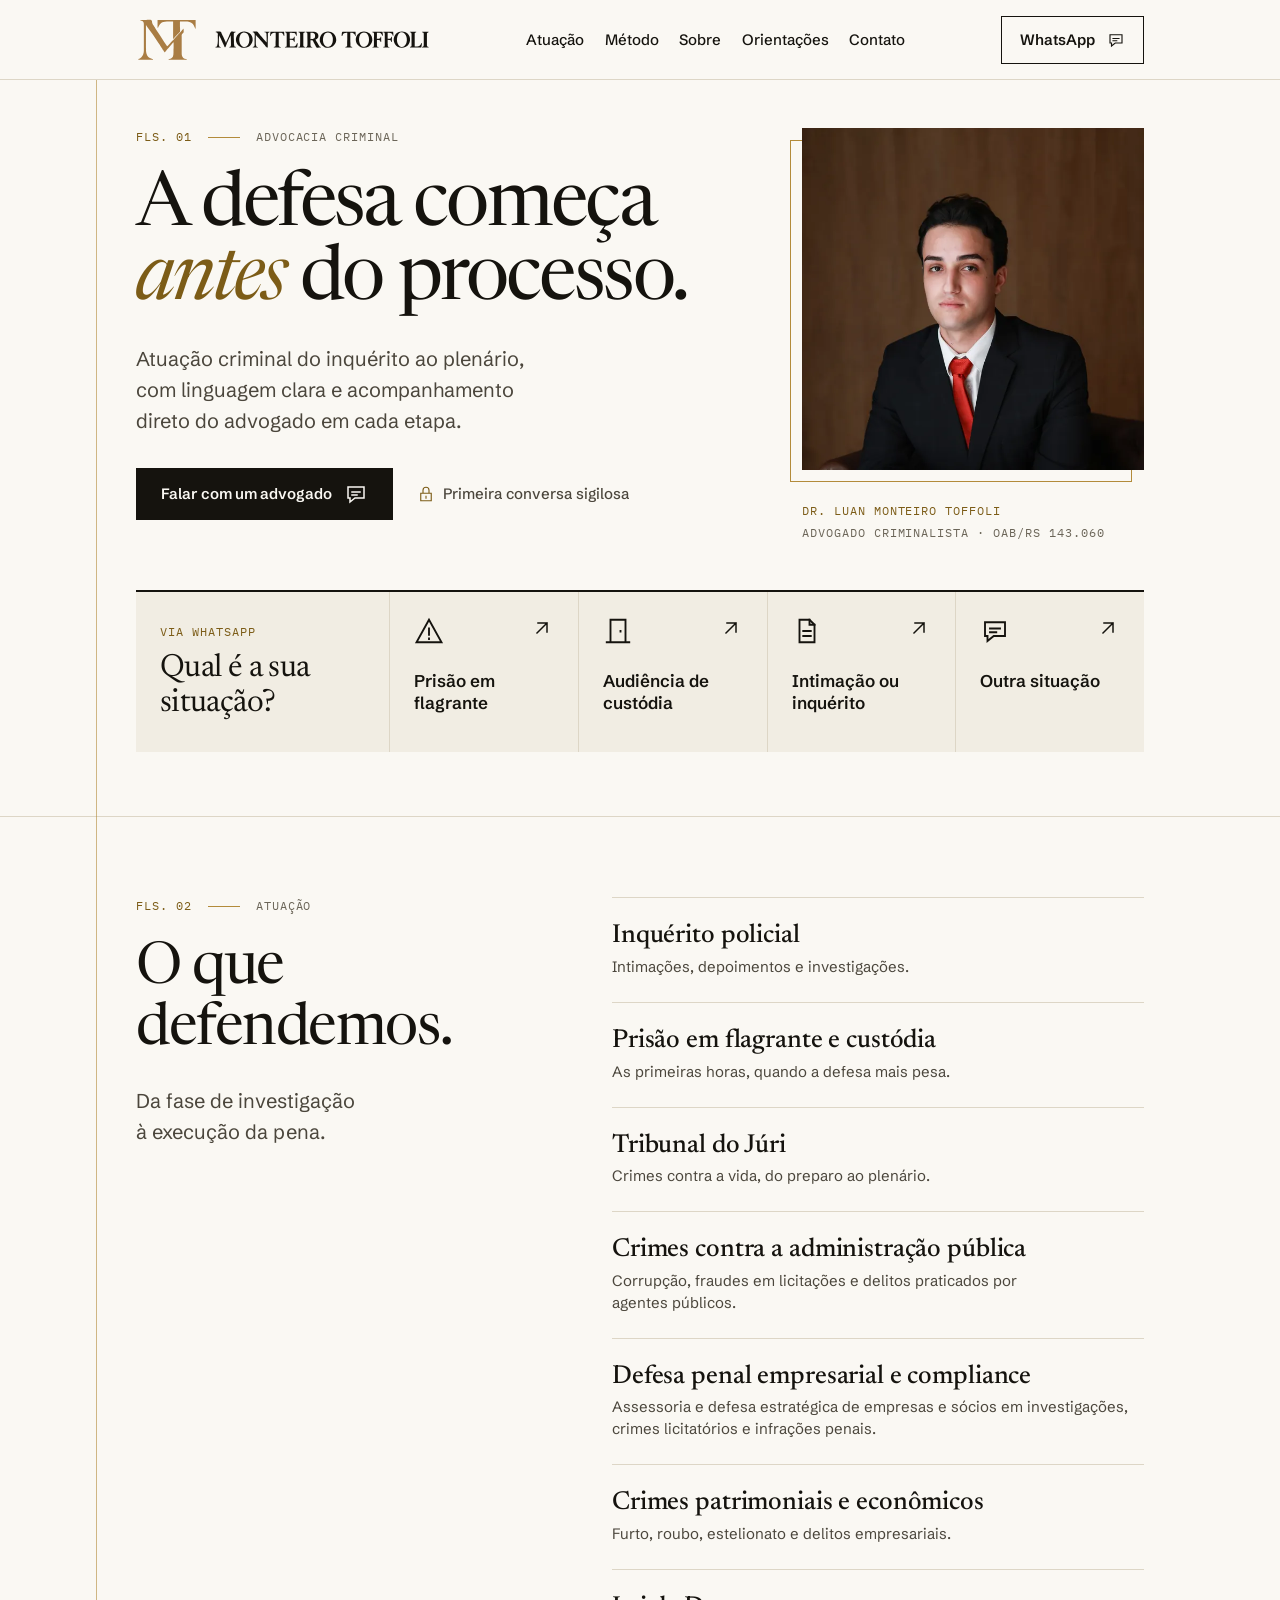
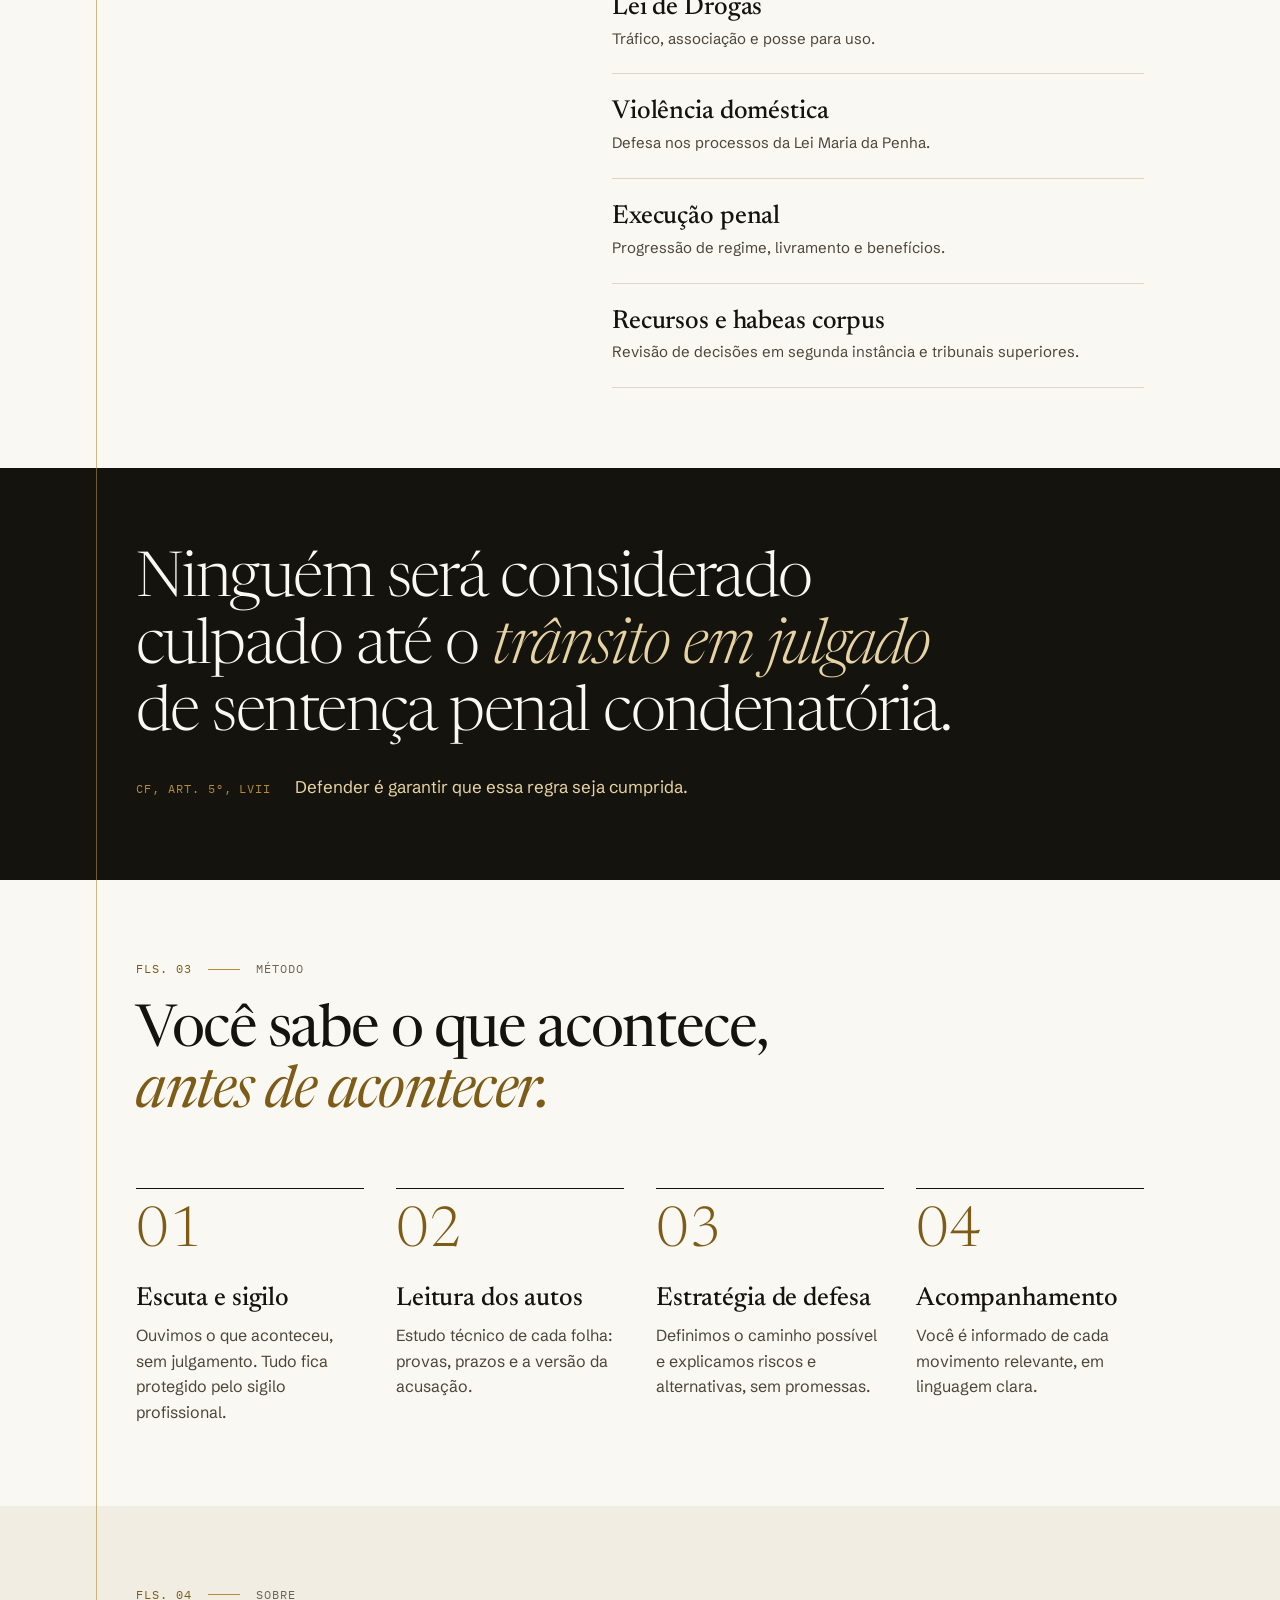
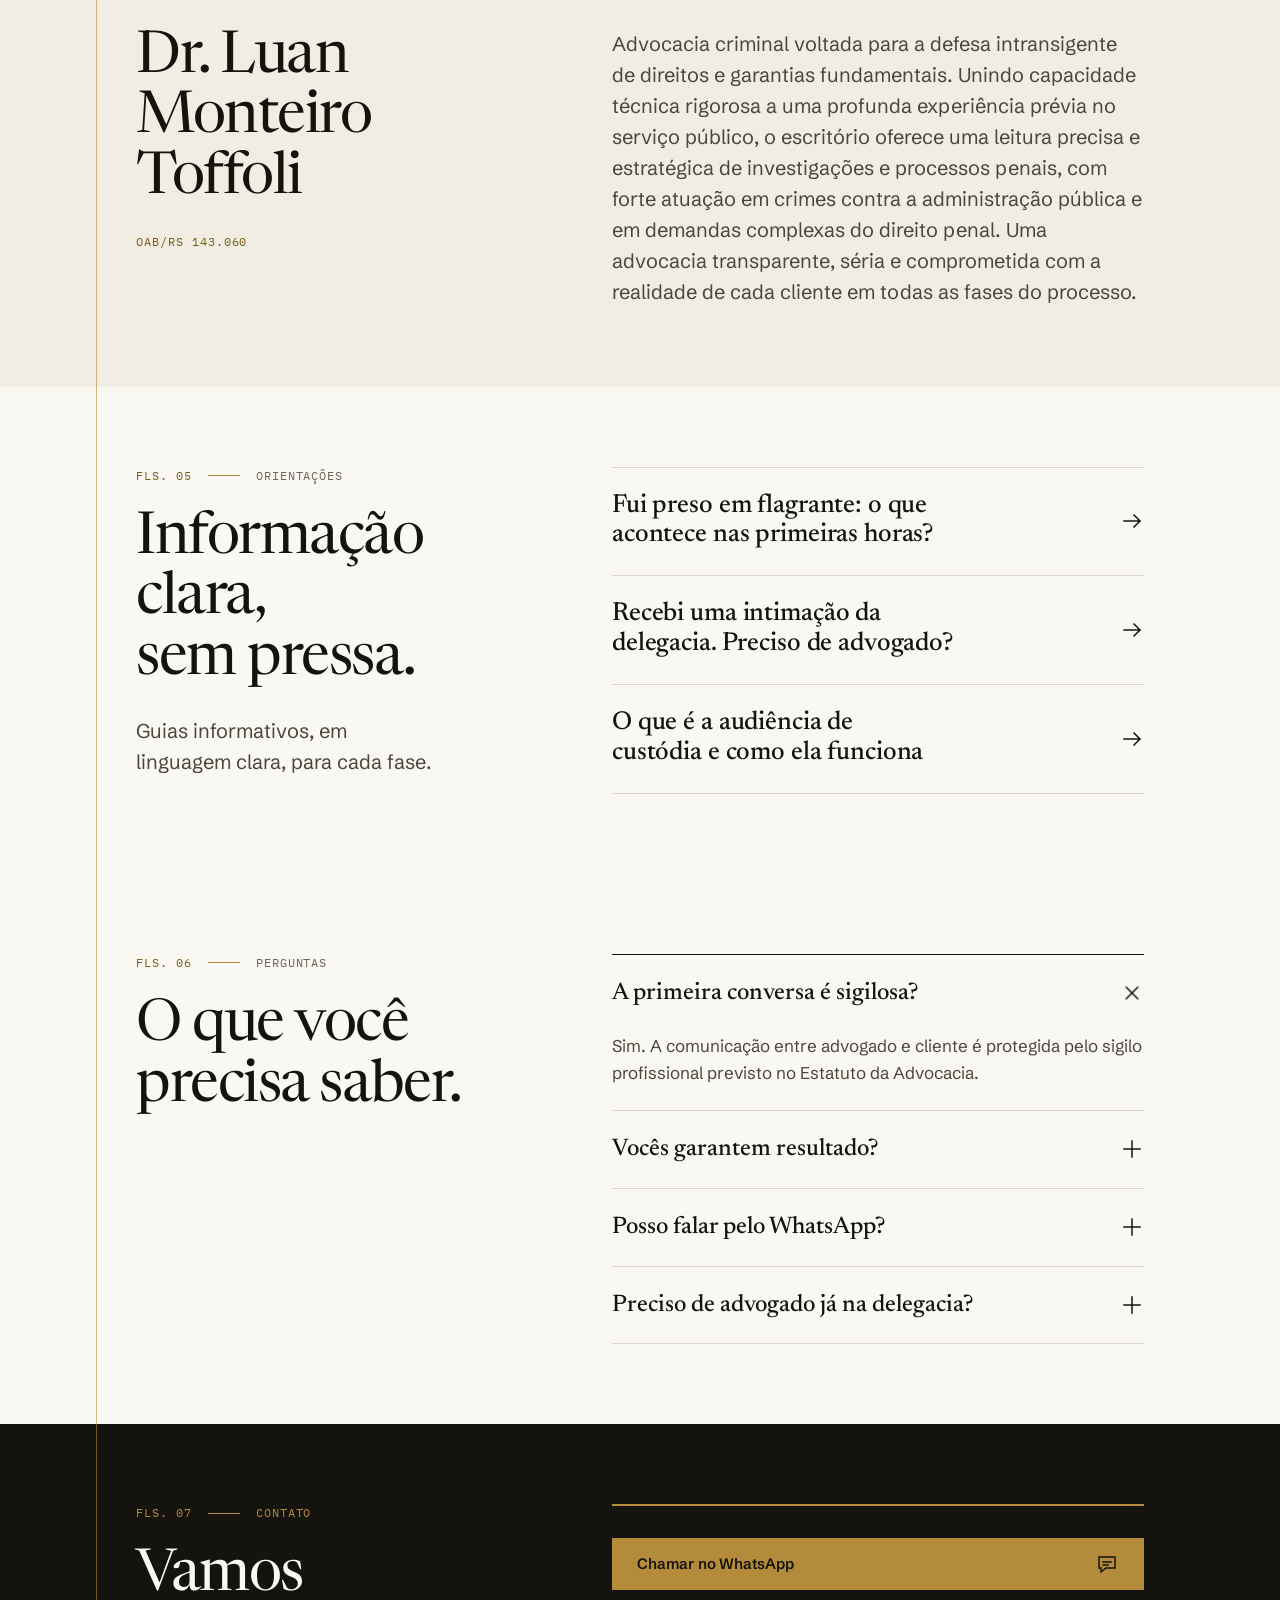
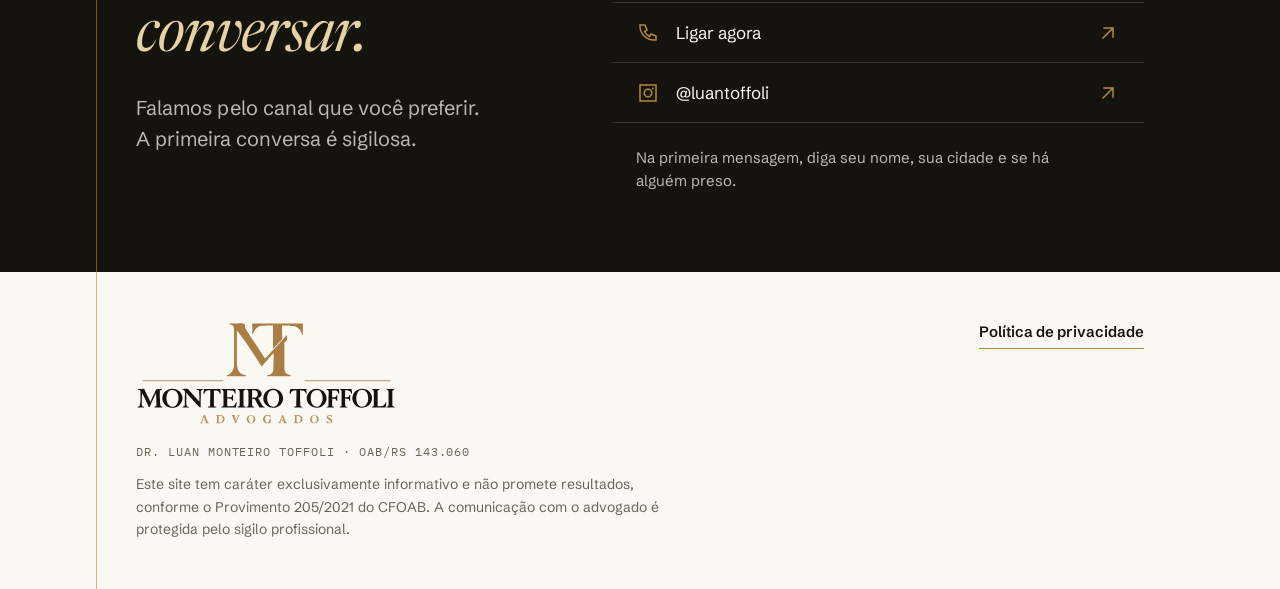
<file: index.html>
<!doctype html>
<html lang="pt-BR">
<head>
<meta charset="utf-8">
<meta http-equiv="Content-Security-Policy" content="default-src 'none'; img-src 'self' data:; font-src 'self'; style-src 'self' 'unsafe-inline'; script-src 'self'; connect-src 'none'; base-uri 'self'; form-action 'none'; manifest-src 'self'; upgrade-insecure-requests">
<meta name="referrer" content="strict-origin-when-cross-origin">
<meta name="robots" content="noindex, nofollow">
<meta name="viewport" content="width=device-width, initial-scale=1">
<title>Monteiro Toffoli | Advocacia Criminal no Rio Grande do Sul</title>
<meta name="description" content="Defesa criminal com sigilo profissional, linguagem clara e acompanhamento direto do advogado. Dr. Luan Monteiro Toffoli, OAB/RS 143.060.">
<meta name="theme-color" content="#FAF8F3">
<meta property="og:type" content="website">
<meta property="og:title" content="Monteiro Toffoli | Advocacia Criminal">
<meta property="og:description" content="A defesa começa antes do processo. Atuação criminal com sigilo, clareza e acompanhamento direto.">
<meta property="og:locale" content="pt_BR">
<meta property="og:image" content="https://monteirotoffoli.adv.br/assets/og.png">
<meta property="og:image:width" content="1200">
<meta property="og:image:height" content="630">
<meta name="twitter:card" content="summary_large_image">
<link rel="icon" href="assets/favicon.svg" type="image/svg+xml">
<link rel="icon" href="assets/favicon-32.png" sizes="32x32" type="image/png">
<link rel="icon" href="assets/icon-192.png" sizes="192x192" type="image/png">
<link rel="apple-touch-icon" href="assets/apple-touch-icon.png">
<link rel="preload" href="fonts/newsreader.woff2" as="font" type="font/woff2" crossorigin>
<link rel="preload" href="fonts/schibsted.woff2" as="font" type="font/woff2" crossorigin>
<link rel="stylesheet" href="css/styles.css">
<script type="application/ld+json">
{"@context":"https://schema.org","@type":"LegalService","name":"Monteiro Toffoli Advogados","telephone":"+55 51 98953-8750","areaServed":"Rio Grande do Sul","sameAs":["https://www.instagram.com/luantoffoli/"],"employee":{"@type":"Person","name":"Luan Monteiro Toffoli","honorificPrefix":"Dr.","jobTitle":"Advogado criminalista"}}
</script>
</head>
<body>
<a class="skip" href="#conteudo">Ir para o conteúdo</a>

<div class="page">
  <div class="rule" aria-hidden="true"></div>

  <header class="hdr">
    <a class="brand" href="#topo">
      <img class="brand-mt" src="assets/logo-mt.svg" width="498" height="353" alt="">
      <img class="brand-nome" src="assets/logo-nome.svg" width="1572" height="133" alt="Monteiro Toffoli Advogados">
    </a>
    <nav class="nav" aria-label="Principal">
      <a href="#atuacao">Atuação</a><a href="#metodo">Método</a><a href="#sobre">Sobre</a><a href="#orientacoes">Orientações</a><a href="#contato">Contato</a>
    </nav>
    <div class="hdr-r">
      <a class="btn sm line hdr-cta" href="https://wa.me/5551989538750?text=Ol%C3%A1%2C%20gostaria%20de%20falar%20com%20um%20advogado."><span>WhatsApp</span><svg class="ic s" aria-hidden="true"><use href="assets/icons.svg#i-chat"/></svg></a>
      <button class="burger" id="menu-open" type="button" aria-label="Abrir menu" aria-expanded="false" aria-controls="menu"><svg class="ic" aria-hidden="true"><use href="assets/icons.svg#i-menu"/></svg></button>
    </div>
  </header>

  <div class="menu" id="menu" aria-hidden="true" role="dialog" aria-modal="true" aria-label="Menu">
    <div class="menu-top">
      <span class="brand"><img class="brand-mt" src="assets/logo-mt.svg" width="498" height="353" alt=""><img class="brand-nome" src="assets/logo-nome-claro.svg" width="1572" height="133" alt="Monteiro Toffoli Advogados"></span>
      <button class="burger" id="menu-close" type="button" aria-label="Fechar menu"><svg class="ic" aria-hidden="true"><use href="assets/icons.svg#i-close"/></svg></button>
    </div>
    <nav aria-label="Menu principal">
      <a href="#atuacao"><b>Atuação</b><svg class="ic" aria-hidden="true"><use href="assets/icons.svg#i-arrow"/></svg></a>
      <a href="#metodo"><b>Método</b><svg class="ic" aria-hidden="true"><use href="assets/icons.svg#i-arrow"/></svg></a>
      <a href="#sobre"><b>Sobre</b><svg class="ic" aria-hidden="true"><use href="assets/icons.svg#i-arrow"/></svg></a>
      <a href="#orientacoes"><b>Orientações</b><svg class="ic" aria-hidden="true"><use href="assets/icons.svg#i-arrow"/></svg></a>
      <a href="#contato"><b>Contato</b><svg class="ic" aria-hidden="true"><use href="assets/icons.svg#i-arrow"/></svg></a>
    </nav>
    <div class="menu-foot">
      <a class="btn gold block" href="https://wa.me/5551989538750?text=Ol%C3%A1%2C%20gostaria%20de%20falar%20com%20um%20advogado."><span>Falar com um advogado</span><svg class="ic" aria-hidden="true"><use href="assets/icons.svg#i-chat"/></svg></a>
      <div class="row"><a href="https://www.instagram.com/luantoffoli/" rel="noopener"><svg class="ic s" aria-hidden="true"><use href="assets/icons.svg#i-insta"/></svg>@luantoffoli</a></div>
    </div>
  </div>

  <main id="conteudo">
    <section class="sec hero" id="topo">
      <div class="in hero-g">
        <div>
          <div class="kick a1"><span class="lab gold">fls. 01</span><i></i><span class="lab">Advocacia criminal</span></div>
          <h1 class="display a2">A defesa começa <em>antes</em> do processo.</h1>
          <p class="lead a3">Atuação criminal do inquérito ao plenário, com linguagem clara e acompanhamento direto do advogado em cada etapa.</p>
          <div class="sig only-sm a3">
            <span class="sig-ph"><img src="assets/luan-640.webp" width="640" height="800" alt="" decoding="async"></span>
            <span class="sig-t"><span class="lab gold">Dr. Luan Monteiro Toffoli</span><span class="lab">Advogado criminalista</span><span class="lab">OAB/RS 143.060</span></span>
          </div>
          <div class="hero-cta a4">
            <a class="btn" id="hero-cta" href="https://wa.me/5551989538750?text=Ol%C3%A1%2C%20gostaria%20de%20falar%20com%20um%20advogado."><span>Falar com um advogado</span><svg class="ic" aria-hidden="true"><use href="assets/icons.svg#i-chat"/></svg></a>
            <span class="lab"><svg class="ic s" aria-hidden="true"><use href="assets/icons.svg#i-lock"/></svg>Primeira conversa sigilosa</span>
          </div>
        </div>
      <aside class="tri-box a4" aria-labelledby="tri-t">
        <div class="tri-head">
          <span class="lab gold">Via WhatsApp</span>
          <h2 id="tri-t">Qual é a sua situação?</h2>
          <p>Escolha uma opção. A mensagem já vai pronta.</p>
        </div>
        <a class="tri" href="https://wa.me/5551989538750?text=Preciso%20de%20ajuda%3A%20pris%C3%A3o%20em%20flagrante."><svg class="ic m" aria-hidden="true"><use href="assets/icons.svg#i-alert"/></svg><b>Prisão em flagrante</b><svg class="ic go" aria-hidden="true"><use href="assets/icons.svg#i-out"/></svg></a>
        <a class="tri" href="https://wa.me/5551989538750?text=Preciso%20de%20ajuda%3A%20audi%C3%AAncia%20de%20cust%C3%B3dia."><svg class="ic m" aria-hidden="true"><use href="assets/icons.svg#i-door"/></svg><b>Audiência de custódia</b><svg class="ic go" aria-hidden="true"><use href="assets/icons.svg#i-out"/></svg></a>
        <a class="tri" href="https://wa.me/5551989538750?text=Preciso%20de%20ajuda%3A%20intima%C3%A7%C3%A3o%20ou%20inqu%C3%A9rito."><svg class="ic m" aria-hidden="true"><use href="assets/icons.svg#i-file"/></svg><b>Intimação ou inquérito</b><svg class="ic go" aria-hidden="true"><use href="assets/icons.svg#i-out"/></svg></a>
        <a class="tri" href="https://wa.me/5551989538750?text=Preciso%20de%20orienta%C3%A7%C3%A3o%20sobre%20outra%20situa%C3%A7%C3%A3o."><svg class="ic m" aria-hidden="true"><use href="assets/icons.svg#i-chat"/></svg><b>Outra situação</b><svg class="ic go" aria-hidden="true"><use href="assets/icons.svg#i-out"/></svg></a>
      </aside>
        <figure class="portrait a3">
          <div class="ph"><picture><source media="(max-width:767px)" srcset="[data-uri]"><source type="image/webp" srcset="assets/luan-640.webp 640w, assets/luan-960.webp 960w, assets/luan-1280.webp 1280w" sizes="(min-width:1180px) 420px, (min-width:768px) 280px, calc(100vw - 56px)"><img src="assets/luan-960.jpg" srcset="assets/luan-640.jpg 640w, assets/luan-960.jpg 960w, assets/luan-1280.jpg 1280w" sizes="(min-width:1180px) 420px, (min-width:768px) 280px, calc(100vw - 56px)" width="640" height="800" alt="Dr. Luan Monteiro Toffoli, advogado criminalista" fetchpriority="high" decoding="async"></picture></div>
          <figcaption><span class="lab gold">Dr. Luan Monteiro Toffoli</span><span class="lab">Advogado criminalista · OAB/RS 143.060</span></figcaption>
        </figure>
      </div>
    </section>

    <section class="sec bt" id="atuacao">
      <div class="in two">
          <div class="rv">
            <div class="kick"><span class="lab gold">fls. 02</span><i></i><span class="lab">Atuação</span></div>
            <h2 class="h">O&nbsp;que defendemos.</h2>
            <p class="lead">Da fase de investigação à execução da pena.</p>
          </div>
          <div class="list rv">
            <div class="item"><h3 class="t">Inquérito policial</h3><span class="d">Intimações, depoimentos e investigações.</span></div>
            <div class="item"><h3 class="t">Prisão em flagrante e custódia</h3><span class="d">As primeiras horas, quando a defesa mais pesa.</span></div>
            <div class="item"><h3 class="t">Tribunal do Júri</h3><span class="d">Crimes contra a vida, do preparo ao plenário.</span></div>
            <div class="item"><h3 class="t">Crimes contra a administração pública</h3><span class="d">Corrupção, fraudes em licitações e delitos praticados por agentes públicos.</span></div>
            <div class="item"><h3 class="t">Defesa penal empresarial e compliance</h3><span class="d">Assessoria e defesa estratégica de empresas e sócios em investigações, crimes licitatórios e infrações penais.</span></div>
            <div class="item"><h3 class="t">Crimes patrimoniais e econômicos</h3><span class="d">Furto, roubo, estelionato e delitos empresariais.</span></div>
            <div class="item"><h3 class="t">Lei de Drogas</h3><span class="d">Tráfico, associação e posse para uso.</span></div>
            <div class="item"><h3 class="t">Violência doméstica</h3><span class="d">Defesa nos processos da Lei Maria da Penha.</span></div>
            <div class="item"><h3 class="t">Execução penal</h3><span class="d">Progressão de regime, livramento e benefícios.</span></div>
            <div class="item"><h3 class="t">Recursos e habeas corpus</h3><span class="d">Revisão de decisões em segunda instância e tribunais superiores.</span></div>
          </div>
      </div>
    </section>

    <section class="sec dk quote">
      <div class="in">
        <blockquote class="rv">Ninguém será considerado culpado até o <em>trânsito em julgado</em> de sentença penal condenatória.</blockquote>
        <p class="cite rv"><span class="lab" style="color:var(--ouro)">CF, art. 5º, LVII</span><span>Defender é garantir que essa regra seja cumprida.</span></p>
      </div>
    </section>

    <section class="sec" id="metodo">
      <div class="in">
        <div class="kick rv"><span class="lab gold">fls. 03</span><i></i><span class="lab">Método</span></div>
        <h2 class="h rv" style="max-width:760px">Você sabe o que acontece, <em>antes de acontecer.</em></h2>
        <div class="steps">
          <div class="step rv"><span class="n">01</span><div><h3 class="t">Escuta e sigilo</h3><p>Ouvimos o que aconteceu, sem julgamento. Tudo fica protegido pelo sigilo profissional.</p></div></div>
          <div class="step rv"><span class="n">02</span><div><h3 class="t">Leitura dos autos</h3><p>Estudo técnico de cada folha: provas, prazos e a versão da acusação.</p></div></div>
          <div class="step rv"><span class="n">03</span><div><h3 class="t">Estratégia de defesa</h3><p>Definimos o caminho possível e explicamos riscos e alternativas, sem promessas.</p></div></div>
          <div class="step rv"><span class="n">04</span><div><h3 class="t">Acompanhamento</h3><p>Você é informado de cada movimento relevante, em linguagem clara.</p></div></div>
        </div>
      </div>
    </section>

    <section class="sec alt" id="sobre">
      <div class="in two">
        <div class="rv">
          <div class="kick"><span class="lab gold">fls. 04</span><i></i><span class="lab">Sobre</span></div>
          <h2 class="h">Dr. Luan Monteiro Toffoli</h2>
          <p class="meta"><span class="lab gold">OAB/RS 143.060</span></p>
        </div>
        <figure class="portrait only-sm rv">
          <div class="ph"><picture><source type="image/webp" srcset="assets/luan-640.webp 640w, assets/luan-960.webp 960w, assets/luan-1280.webp 1280w" sizes="calc(100vw - 56px)"><img src="assets/luan-960.jpg" srcset="assets/luan-640.jpg 640w, assets/luan-960.jpg 960w, assets/luan-1280.jpg 1280w" sizes="calc(100vw - 56px)" width="640" height="800" alt="Dr. Luan Monteiro Toffoli, advogado criminalista" loading="lazy" decoding="async"></picture></div>
        </figure>
        <p class="lead rv">Advocacia criminal voltada para a defesa intransigente de direitos e garantias fundamentais. Unindo capacidade técnica rigorosa a uma profunda experiência prévia no serviço público, o escritório oferece uma leitura precisa e estratégica de investigações e processos penais, com forte atuação em crimes contra a administração pública e em demandas complexas do direito penal. Uma advocacia transparente, séria e comprometida com a realidade de cada cliente em todas as fases do processo.</p>
      </div>
    </section>

    <section class="sec" id="orientacoes">
      <div class="in two">
        <div class="rv">
          <div class="kick"><span class="lab gold">fls. 05</span><i></i><span class="lab">Orientações</span></div>
          <h2 class="h">Informação clara, sem&nbsp;pressa.</h2>
          <p class="lead">Guias informativos, em linguagem clara, para cada fase.</p>
        </div>
        <div class="list rv">
          <a class="arow" href="orientacoes/prisao-em-flagrante.html"><h3 class="t">Fui preso em flagrante: o que acontece nas primeiras horas?</h3><svg class="ic go" aria-hidden="true"><use href="assets/icons.svg#i-arrow"/></svg></a>
          <a class="arow" href="orientacoes/intimacao-na-delegacia.html"><h3 class="t">Recebi uma intimação da delegacia. Preciso de advogado?</h3><svg class="ic go" aria-hidden="true"><use href="assets/icons.svg#i-arrow"/></svg></a>
          <a class="arow" href="orientacoes/audiencia-de-custodia.html"><h3 class="t">O que é a audiência de custódia e como ela funciona</h3><svg class="ic go" aria-hidden="true"><use href="assets/icons.svg#i-arrow"/></svg></a>
        </div>
      </div>
    </section>

    <section class="sec">
      <div class="in two">
        <div class="rv"><div class="kick"><span class="lab gold">fls. 06</span><i></i><span class="lab">Perguntas</span></div><h2 class="h">O&nbsp;que você precisa&nbsp;saber.</h2></div>
        <div class="faq rv">
          <details open><summary>A primeira conversa é sigilosa?<svg class="ic" aria-hidden="true"><use href="assets/icons.svg#i-plus"/></svg></summary><p>Sim. A comunicação entre advogado e cliente é protegida pelo sigilo profissional previsto no Estatuto da Advocacia.</p></details>
          <details><summary>Vocês garantem resultado?<svg class="ic" aria-hidden="true"><use href="assets/icons.svg#i-plus"/></svg></summary><p>Não. Nenhum advogado pode prometer resultado. Oferecemos estudo técnico do caso, defesa diligente e informação honesta sobre os riscos.</p></details>
          <details><summary>Posso falar pelo WhatsApp?<svg class="ic" aria-hidden="true"><use href="assets/icons.svg#i-plus"/></svg></summary><p>Sim, para o primeiro contato. Evite enviar documentos e detalhes sigilosos até conversarmos e combinarmos o melhor canal.</p></details>
          <details><summary>Preciso de advogado já na delegacia?<svg class="ic" aria-hidden="true"><use href="assets/icons.svg#i-plus"/></svg></summary><p>A Constituição garante a quem é preso a assistência de advogado e o direito de permanecer calado. Em caso de dúvida, fale com um advogado antes de prestar depoimento.</p></details>
        </div>
      </div>
    </section>

    <section class="sec dk" id="contato">
      <div class="in con">
        <div>
          <div class="kick rv"><span class="lab">fls. 07</span><i></i><span class="lab">Contato</span></div>
          <h2 class="h rv">Vamos <em>conversar.</em></h2>
          <p class="lead rv">Falamos pelo canal que você preferir. A primeira conversa é sigilosa.</p>
        </div>
        <div class="panel rv">
          <a class="btn gold" href="https://wa.me/5551989538750?text=Ol%C3%A1%2C%20gostaria%20de%20falar%20com%20um%20advogado."><span>Chamar no WhatsApp</span><svg class="ic" aria-hidden="true"><use href="assets/icons.svg#i-chat"/></svg></a>
          <div class="only-sm">
            <p class="lab chan-t">Ou comece pela sua situação</p>
            <div class="chan">
              <a href="https://wa.me/5551989538750?text=Preciso%20de%20ajuda%3A%20pris%C3%A3o%20em%20flagrante."><span><svg class="ic" aria-hidden="true"><use href="assets/icons.svg#i-alert"/></svg>Prisão em flagrante</span><svg class="ic go" aria-hidden="true"><use href="assets/icons.svg#i-out"/></svg></a>
              <a href="https://wa.me/5551989538750?text=Preciso%20de%20ajuda%3A%20audi%C3%AAncia%20de%20cust%C3%B3dia."><span><svg class="ic" aria-hidden="true"><use href="assets/icons.svg#i-door"/></svg>Audiência de custódia</span><svg class="ic go" aria-hidden="true"><use href="assets/icons.svg#i-out"/></svg></a>
              <a href="https://wa.me/5551989538750?text=Preciso%20de%20ajuda%3A%20intima%C3%A7%C3%A3o%20ou%20inqu%C3%A9rito."><span><svg class="ic" aria-hidden="true"><use href="assets/icons.svg#i-file"/></svg>Intimação ou inquérito</span><svg class="ic go" aria-hidden="true"><use href="assets/icons.svg#i-out"/></svg></a>
            </div>
            <p class="lab chan-t">Outros canais</p>
          </div>
          <div class="chan">
            <a href="tel:+5551989538750"><span><svg class="ic" aria-hidden="true"><use href="assets/icons.svg#i-phone"/></svg>Ligar agora</span><svg class="ic go" aria-hidden="true"><use href="assets/icons.svg#i-out"/></svg></a>
            <a href="https://www.instagram.com/luantoffoli/" rel="noopener"><span><svg class="ic" aria-hidden="true"><use href="assets/icons.svg#i-insta"/></svg>@luantoffoli</span><svg class="ic go" aria-hidden="true"><use href="assets/icons.svg#i-out"/></svg></a>
          </div>
          <p class="tips">Na primeira mensagem, diga seu nome, sua cidade e se há alguém preso.</p>
        </div>
      </div>
    </section>
  </main>

  <footer class="ftr">
    <div>
      <img class="foot-logo" src="assets/logo-completo.svg" width="1572" height="640" loading="lazy" decoding="async" alt="Monteiro Toffoli Advogados">
      <p class="lab id" style="margin-top:0"><span>Dr. Luan Monteiro Toffoli</span><span class="sep"> · </span><span>OAB/RS 143.060</span></p>
      <p>Este site tem caráter exclusivamente informativo e não promete resultados, conforme o Provimento 205/2021 do CFOAB. A comunicação com o advogado é protegida pelo sigilo profissional.</p>
    </div>
    <nav aria-label="Rodapé"><a class="link" href="politica-de-privacidade.html">Política de privacidade</a></nav>
  </footer>
</div>

<div class="bar" id="bar" role="region" aria-label="Contato rápido">
  <a class="btn gold" href="https://wa.me/5551989538750?text=Ol%C3%A1%2C%20gostaria%20de%20falar%20com%20um%20advogado."><span>Falar com um advogado</span><svg class="ic" aria-hidden="true"><use href="assets/icons.svg#i-chat"/></svg></a>
  <a class="btn ico" href="tel:+5551989538750" aria-label="Ligar para o escritório"><svg class="ic" aria-hidden="true"><use href="assets/icons.svg#i-phone"/></svg></a>
</div>

<script src="js/main.js" defer></script>
</body>
</html>
</file>
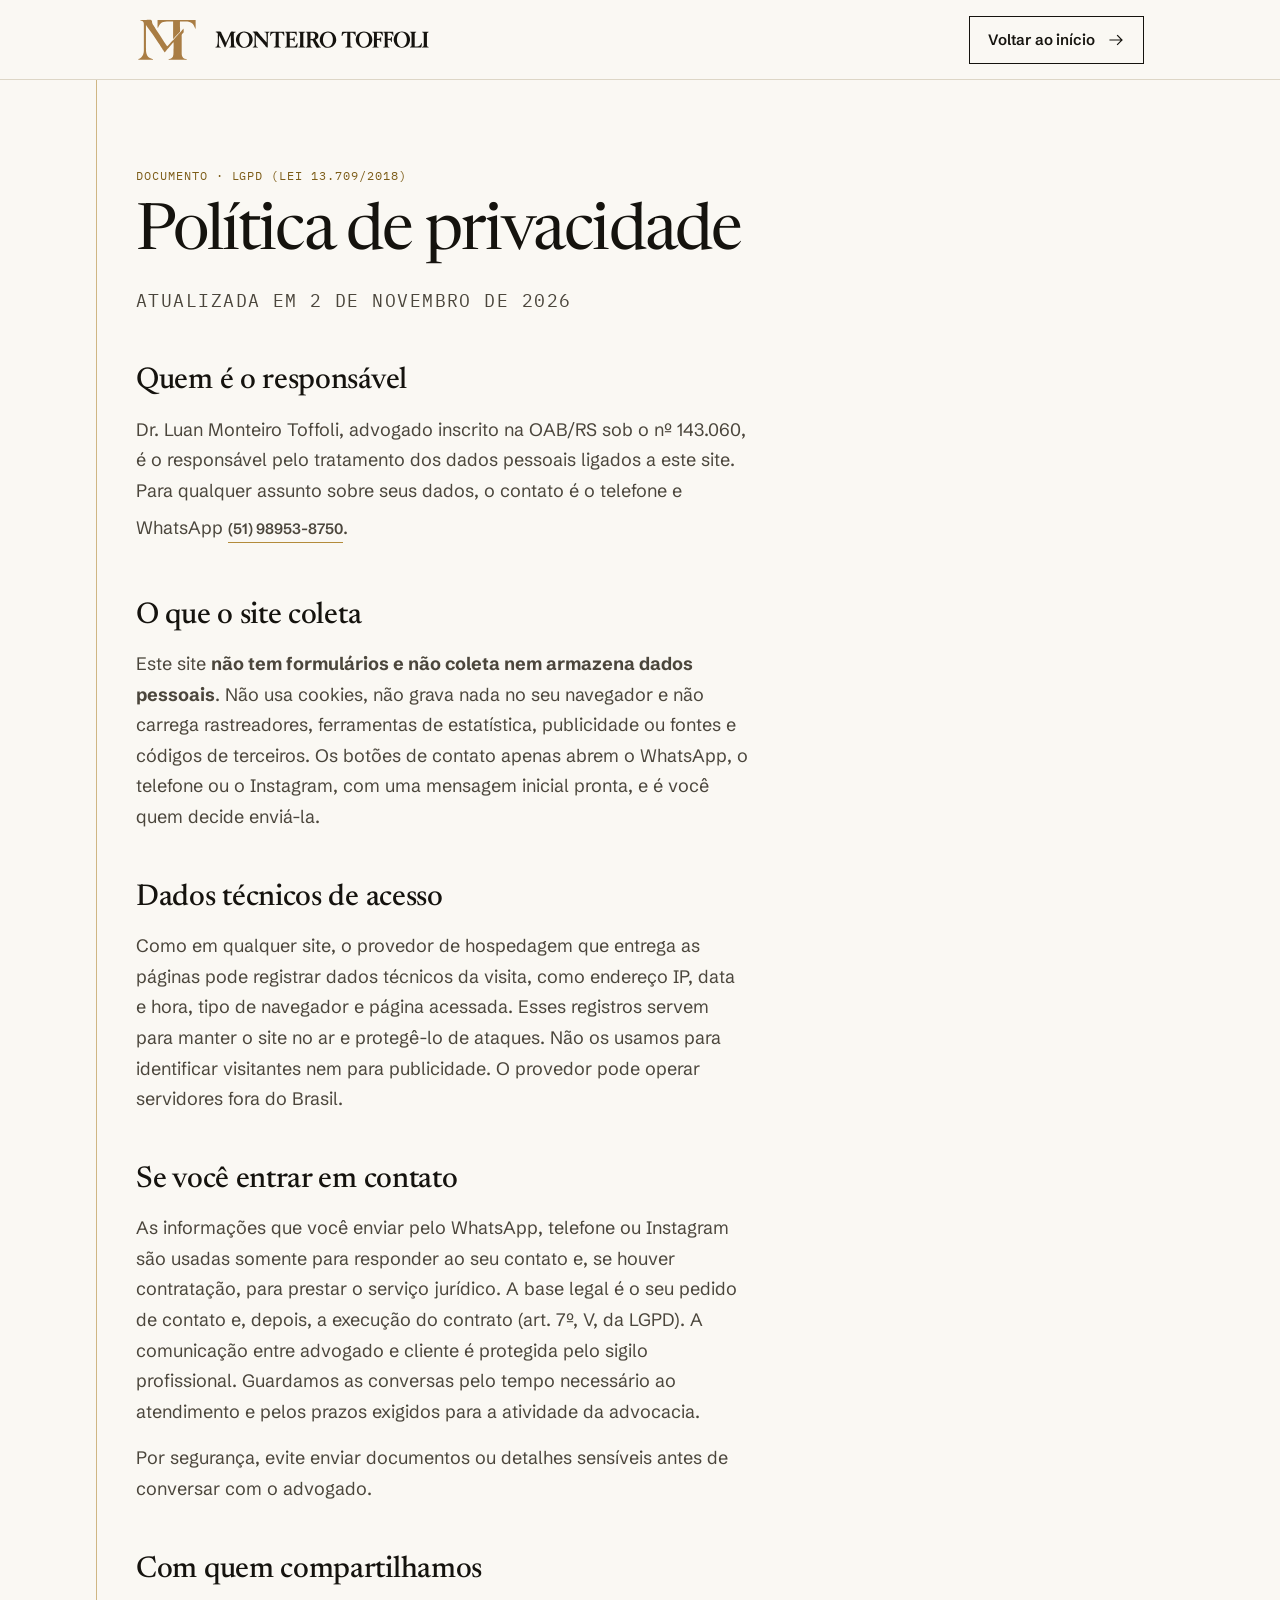
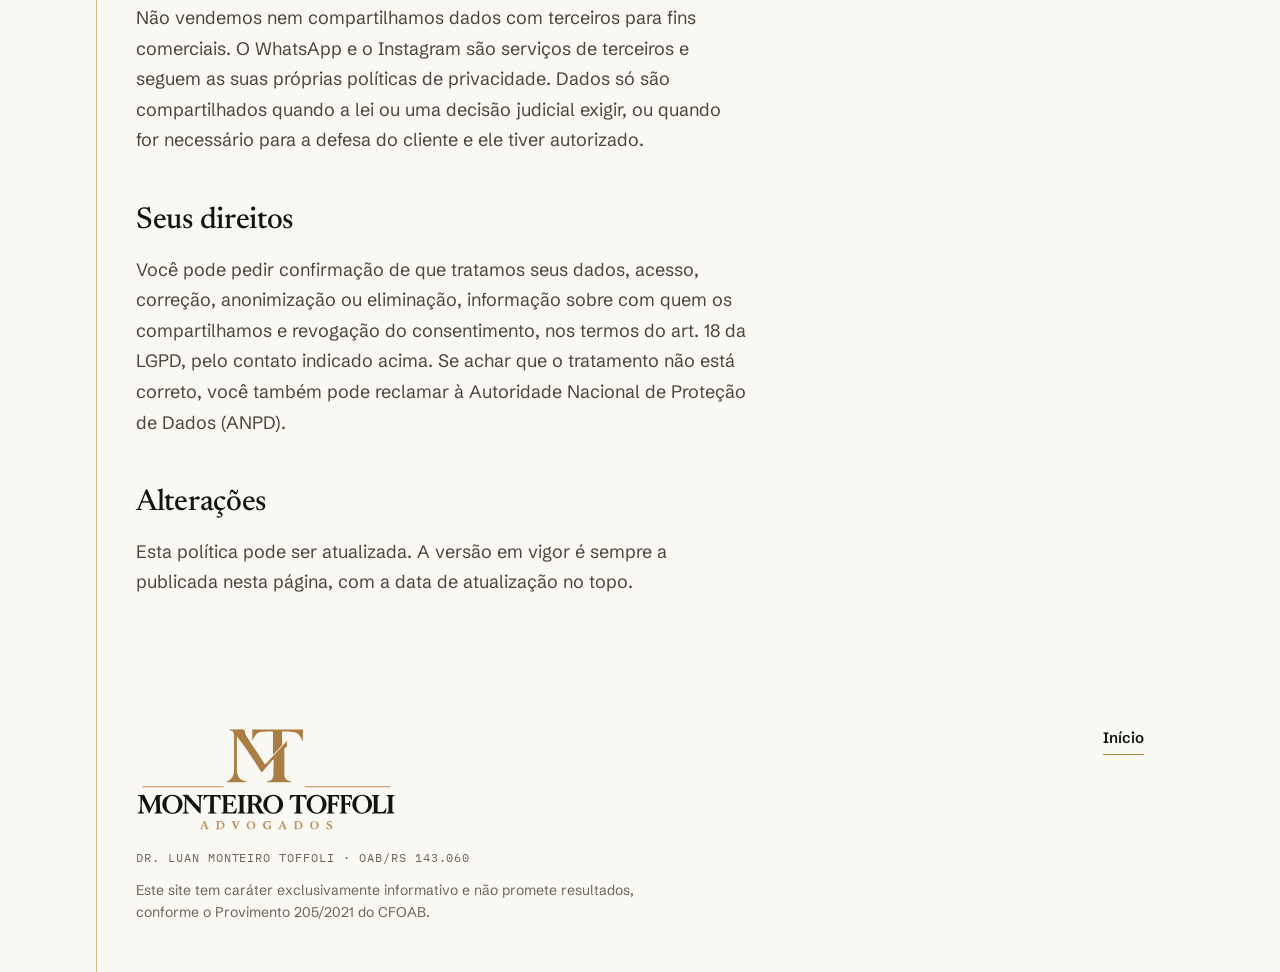
<file: politica-de-privacidade.html>
<!doctype html>
<html lang="pt-BR">
<head>
<meta charset="utf-8">
<meta http-equiv="Content-Security-Policy" content="default-src 'none'; img-src 'self' data:; font-src 'self'; style-src 'self' 'unsafe-inline'; script-src 'self'; connect-src 'none'; base-uri 'self'; form-action 'none'; manifest-src 'self'; upgrade-insecure-requests">
<meta name="referrer" content="strict-origin-when-cross-origin">
<meta name="robots" content="noindex, nofollow">
<meta name="viewport" content="width=device-width, initial-scale=1">
<title>Política de privacidade | Monteiro Toffoli</title>
<meta name="description" content="Como o site Monteiro Toffoli trata dados pessoais, conforme a LGPD.">
<meta name="robots" content="noindex">
<link rel="icon" href="assets/favicon.svg" type="image/svg+xml">
<link rel="icon" href="assets/favicon-32.png" sizes="32x32" type="image/png">
<link rel="icon" href="assets/icon-192.png" sizes="192x192" type="image/png">
<link rel="apple-touch-icon" href="assets/apple-touch-icon.png">
<link rel="stylesheet" href="css/styles.css">
</head>
<body>
<a class="skip" href="#conteudo">Ir para o conteúdo</a>
<div class="page">
  <div class="rule" aria-hidden="true"></div>
  <header class="hdr">
    <a class="brand" href="index.html">
      <img class="brand-mt" src="assets/logo-mt.svg" width="498" height="353" alt="">
      <img class="brand-nome" src="assets/logo-nome.svg" width="1572" height="133" alt="Monteiro Toffoli Advogados">
    </a>
    <div class="hdr-r"><a class="btn sm line hdr-cta" href="index.html"><span>Voltar ao início</span><svg class="ic s" aria-hidden="true"><use href="assets/icons.svg#i-arrow"/></svg></a></div>
  </header>
  <main id="conteudo">
    <article class="sec">
      <div class="art">
        <span class="lab gold">Documento · LGPD (Lei 13.709/2018)</span>
        <h1 style="margin-top:14px">Política de privacidade</h1>
        <p class="lab" style="margin-top:18px">Atualizada em 2 de novembro de 2026</p>

        <h2>Quem é o responsável</h2>
        <p>Dr. Luan Monteiro Toffoli, advogado inscrito na OAB/RS sob o nº 143.060, é o responsável pelo tratamento dos dados pessoais ligados a este site. Para qualquer assunto sobre seus dados, o contato é o telefone e WhatsApp <a class="link" style="white-space:nowrap" href="tel:+5551989538750">(51)&nbsp;98953-8750</a>.</p>

        <h2>O que o site coleta</h2>
        <p>Este site <b>não tem formulários e não coleta nem armazena dados pessoais</b>. Não usa cookies, não grava nada no seu navegador e não carrega rastreadores, ferramentas de estatística, publicidade ou fontes e códigos de terceiros. Os botões de contato apenas abrem o WhatsApp, o telefone ou o Instagram, com uma mensagem inicial pronta, e é você quem decide enviá-la.</p>

        <h2>Dados técnicos de acesso</h2>
        <p>Como em qualquer site, o provedor de hospedagem que entrega as páginas pode registrar dados técnicos da visita, como endereço IP, data e hora, tipo de navegador e página acessada. Esses registros servem para manter o site no ar e protegê-lo de ataques. Não os usamos para identificar visitantes nem para publicidade. O provedor pode operar servidores fora do Brasil.</p>

        <h2>Se você entrar em contato</h2>
        <p>As informações que você enviar pelo WhatsApp, telefone ou Instagram são usadas somente para responder ao seu contato e, se houver contratação, para prestar o serviço jurídico. A base legal é o seu pedido de contato e, depois, a execução do contrato (art. 7º, V, da LGPD). A comunicação entre advogado e cliente é protegida pelo sigilo profissional. Guardamos as conversas pelo tempo necessário ao atendimento e pelos prazos exigidos para a atividade da advocacia.</p>
        <p>Por segurança, evite enviar documentos ou detalhes sensíveis antes de conversar com o advogado.</p>

        <h2>Com quem compartilhamos</h2>
        <p>Não vendemos nem compartilhamos dados com terceiros para fins comerciais. O WhatsApp e o Instagram são serviços de terceiros e seguem as suas próprias políticas de privacidade. Dados só são compartilhados quando a lei ou uma decisão judicial exigir, ou quando for necessário para a defesa do cliente e ele tiver autorizado.</p>

        <h2>Seus direitos</h2>
        <p>Você pode pedir confirmação de que tratamos seus dados, acesso, correção, anonimização ou eliminação, informação sobre com quem os compartilhamos e revogação do consentimento, nos termos do art. 18 da LGPD, pelo contato indicado acima. Se achar que o tratamento não está correto, você também pode reclamar à Autoridade Nacional de Proteção de Dados (ANPD).</p>

        <h2>Alterações</h2>
        <p>Esta política pode ser atualizada. A versão em vigor é sempre a publicada nesta página, com a data de atualização no topo.</p>
      </div>
    </article>
  </main>
  <footer class="ftr">
    <div><img class="foot-logo" src="assets/logo-completo.svg" width="1572" height="640" loading="lazy" decoding="async" alt="Monteiro Toffoli Advogados"><p class="lab id" style="margin-top:0"><span>Dr. Luan Monteiro Toffoli</span><span class="sep"> · </span><span>OAB/RS 143.060</span></p><p>Este site tem caráter exclusivamente informativo e não promete resultados, conforme o Provimento 205/2021 do CFOAB.</p></div>
    <nav aria-label="Rodapé"><a class="link" href="index.html">Início</a></nav>
  </footer>
</div>
</body>
</html>
</file>
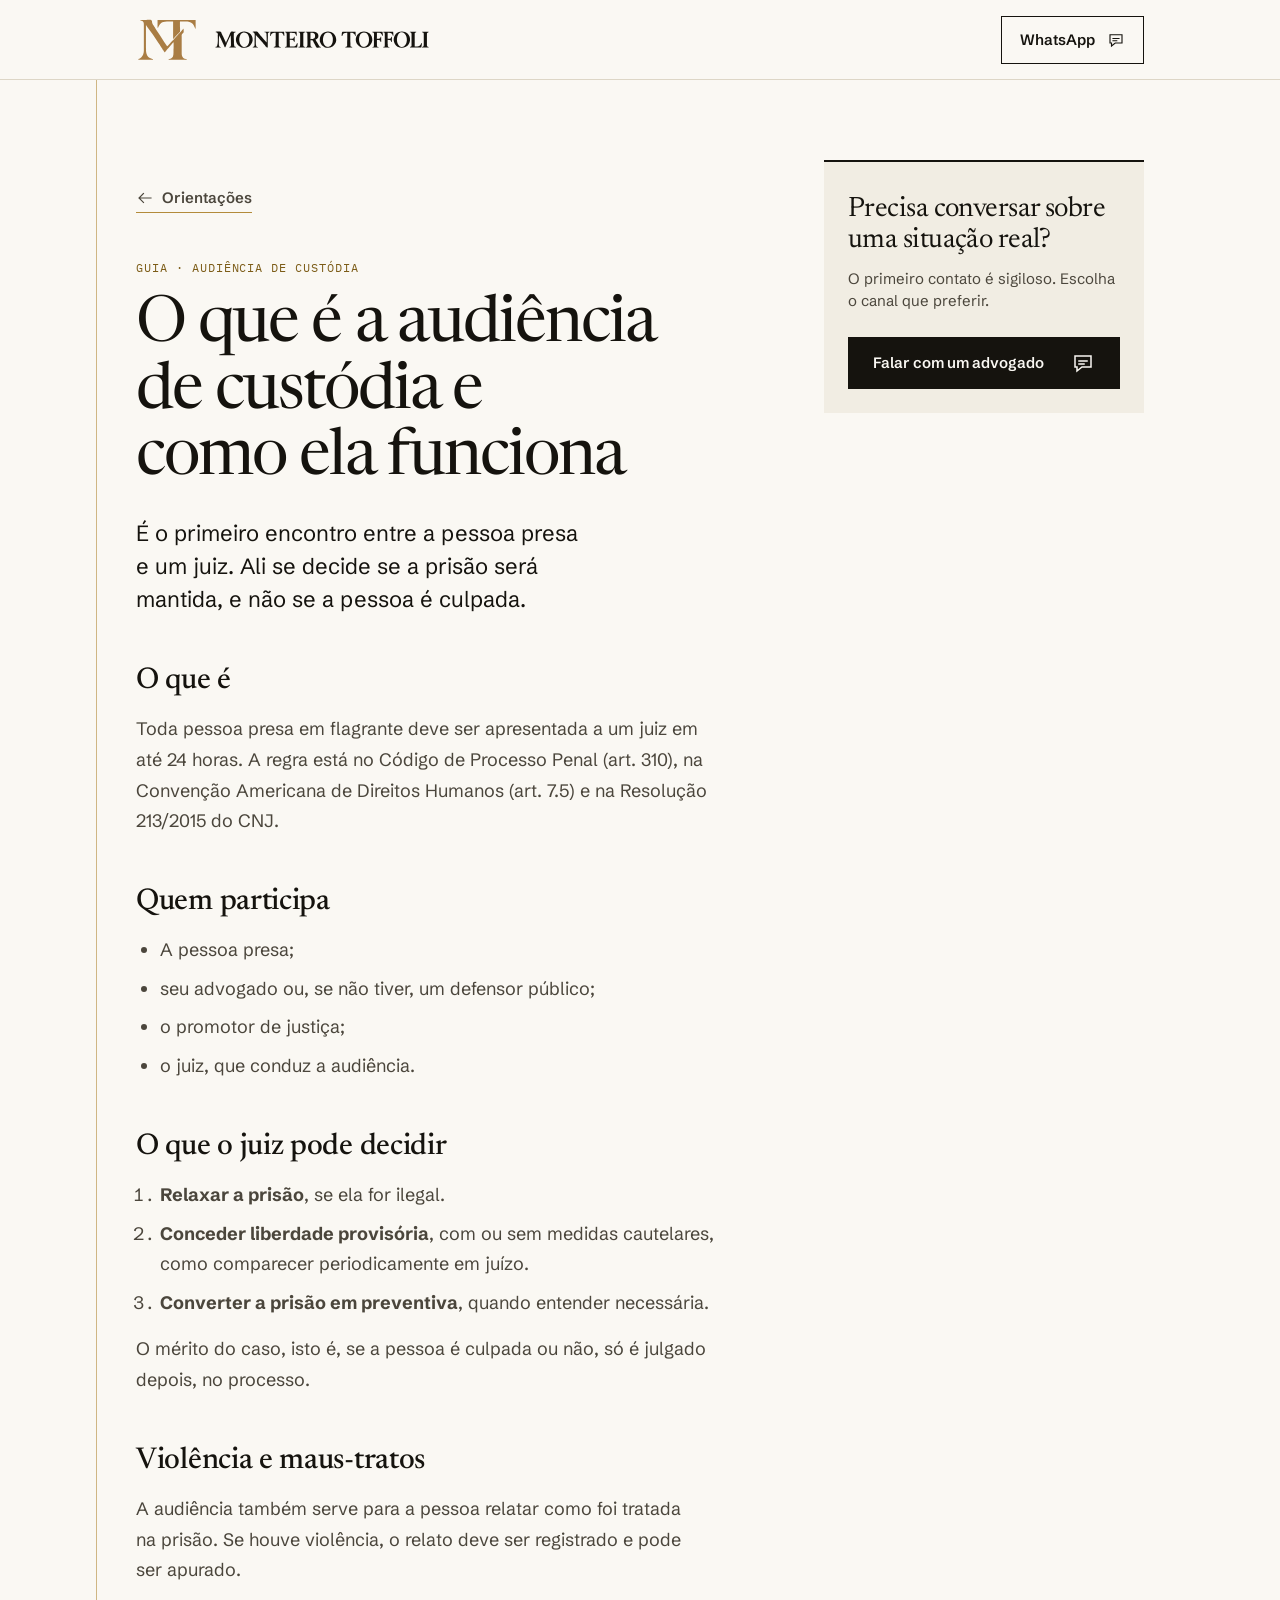
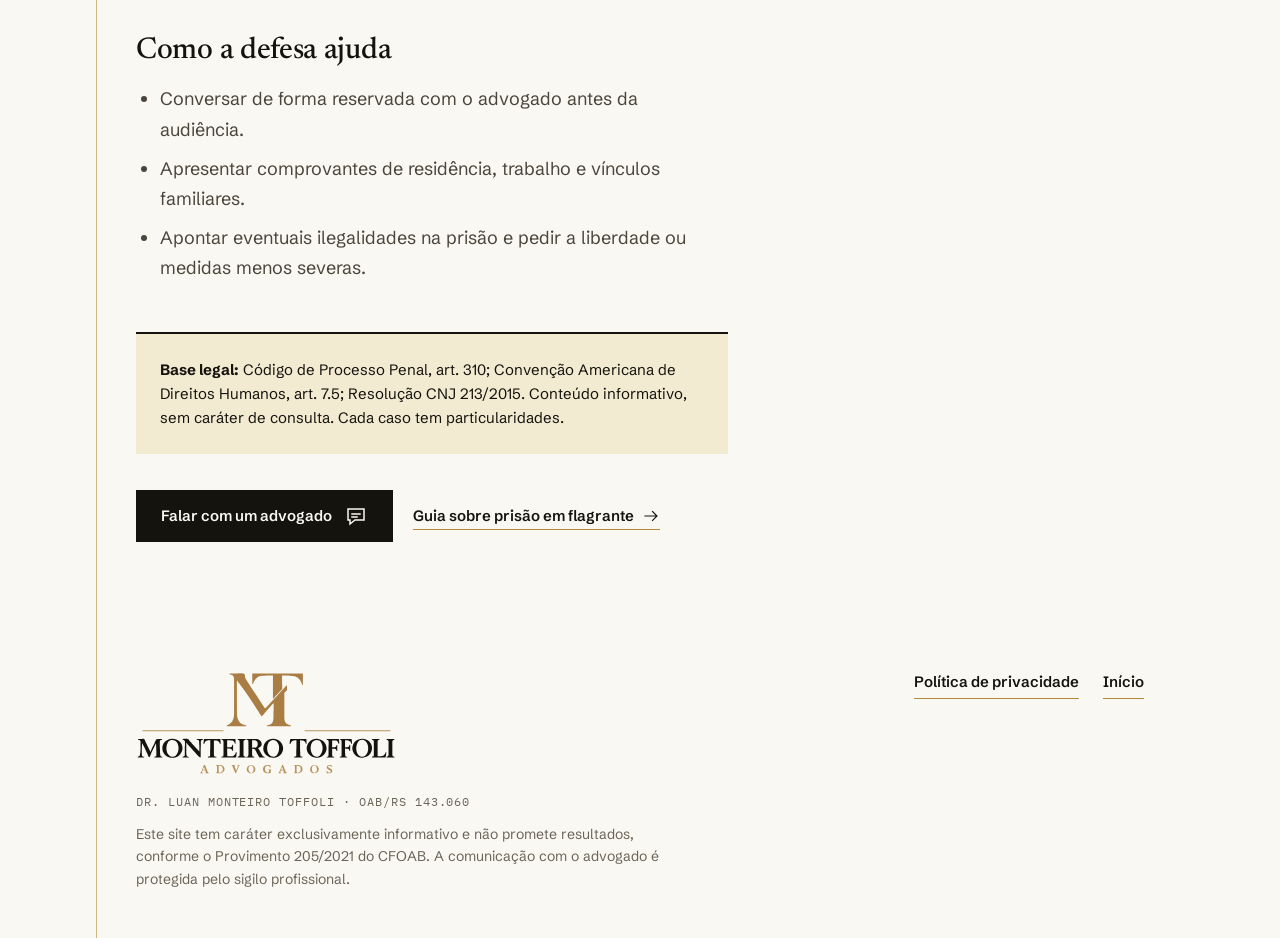
<file: orientacoes/audiencia-de-custodia.html>
<!doctype html>
<html lang="pt-BR">
<head>
<meta charset="utf-8">
<meta http-equiv="Content-Security-Policy" content="default-src 'none'; img-src 'self' data:; font-src 'self'; style-src 'self' 'unsafe-inline'; script-src 'self'; connect-src 'none'; base-uri 'self'; form-action 'none'; manifest-src 'self'; upgrade-insecure-requests">
<meta name="referrer" content="strict-origin-when-cross-origin">
<meta name="robots" content="noindex, nofollow">
<meta name="viewport" content="width=device-width, initial-scale=1">
<title>O que é a audiência de custódia e como ela funciona | Monteiro Toffoli</title>
<meta name="description" content="Guia informativo sobre a audiência de custódia: prazo de 24 horas, quem participa, o que o juiz decide e como se preparar.">
<link rel="preload" href="../fonts/newsreader.woff2" as="font" type="font/woff2" crossorigin>
<link rel="icon" href="../assets/favicon.svg" type="image/svg+xml">
<link rel="icon" href="../assets/favicon-32.png" sizes="32x32" type="image/png">
<link rel="icon" href="../assets/icon-192.png" sizes="192x192" type="image/png">
<link rel="apple-touch-icon" href="../assets/apple-touch-icon.png">
<link rel="stylesheet" href="../css/styles.css">
</head>
<body>
<a class="skip" href="#conteudo">Ir para o conteúdo</a>
<div class="page">
  <div class="rule" aria-hidden="true"></div>
  <header class="hdr">
    <a class="brand" href="../index.html">
      <img class="brand-mt" src="../assets/logo-mt.svg" width="498" height="353" alt="">
      <img class="brand-nome" src="../assets/logo-nome.svg" width="1572" height="133" alt="Monteiro Toffoli Advogados">
    </a>
    <div class="hdr-r"><a class="btn sm line hdr-cta" href="https://wa.me/5551989538750?text=Preciso%20de%20ajuda%3A%20audi%C3%AAncia%20de%20cust%C3%B3dia."><span>WhatsApp</span><svg class="ic s" aria-hidden="true"><use href="../assets/icons.svg#i-chat"/></svg></a></div>
  </header>
  <main id="conteudo">
    <article class="sec art-wrap">
      <div class="art-g">
      <div class="art">
        <p class="crumb"><a class="link" href="../index.html#orientacoes"><svg class="ic s" style="transform:scaleX(-1)" aria-hidden="true"><use href="../assets/icons.svg#i-arrow"/></svg><span>Orientações</span></a></p>
        <span class="lab gold">Guia · audiência de custódia</span>
        <h1 style="margin-top:14px">O que é a audiência de custódia e como ela funciona</h1>
        <p class="lead" style="margin-top:24px">É o primeiro encontro entre a pessoa presa e um juiz. Ali se decide se a prisão será mantida, e não se a pessoa é culpada.</p>

        <h2>O que é</h2>
        <p>Toda pessoa presa em flagrante deve ser apresentada a um juiz em até 24 horas. A regra está no Código de Processo Penal (art. 310), na Convenção Americana de Direitos Humanos (art. 7.5) e na Resolução 213/2015 do CNJ.</p>

        <h2>Quem participa</h2>
        <ul>
          <li>A pessoa presa;</li>
          <li>seu advogado ou, se não tiver, um defensor público;</li>
          <li>o promotor de justiça;</li>
          <li>o juiz, que conduz a audiência.</li>
        </ul>

        <h2>O que o juiz pode decidir</h2>
        <ol>
          <li><b>Relaxar a prisão</b>, se ela for ilegal.</li>
          <li><b>Conceder liberdade provisória</b>, com ou sem medidas cautelares, como comparecer periodicamente em juízo.</li>
          <li><b>Converter a prisão em preventiva</b>, quando entender necessária.</li>
        </ol>
        <p>O mérito do caso, isto é, se a pessoa é culpada ou não, só é julgado depois, no processo.</p>

        <h2>Violência e maus-tratos</h2>
        <p>A audiência também serve para a pessoa relatar como foi tratada na prisão. Se houve violência, o relato deve ser registrado e pode ser apurado.</p>

        <h2>Como a defesa ajuda</h2>
        <ul>
          <li>Conversar de forma reservada com o advogado antes da audiência.</li>
          <li>Apresentar comprovantes de residência, trabalho e vínculos familiares.</li>
          <li>Apontar eventuais ilegalidades na prisão e pedir a liberdade ou medidas menos severas.</li>
        </ul>

        <div class="src"><b>Base legal:</b> Código de Processo Penal, art. 310; Convenção Americana de Direitos Humanos, art. 7.5; Resolução CNJ 213/2015. Conteúdo informativo, sem caráter de consulta. Cada caso tem particularidades.</div>

        <div style="margin-top:36px;display:flex;flex-wrap:wrap;gap:20px;align-items:center">
          <a class="btn" href="https://wa.me/5551989538750?text=Preciso%20de%20ajuda%3A%20audi%C3%AAncia%20de%20cust%C3%B3dia."><span>Falar com um advogado</span><svg class="ic" aria-hidden="true"><use href="../assets/icons.svg#i-chat"/></svg></a>
          <a class="link" href="prisao-em-flagrante.html"><span>Guia sobre prisão em flagrante</span><svg class="ic s" aria-hidden="true"><use href="../assets/icons.svg#i-arrow"/></svg></a>
        </div>
      </div>
      <aside class="art-aside"><h2>Precisa conversar sobre uma situação real?</h2><p>O primeiro contato é sigiloso. Escolha o canal que preferir.</p><a class="btn block" href="https://wa.me/5551989538750?text=Preciso%20de%20ajuda%3A%20audi%C3%AAncia%20de%20cust%C3%B3dia."><span>Falar com um advogado</span><svg class="ic" aria-hidden="true"><use href="../assets/icons.svg#i-chat"/></svg></a></aside>
      </div>
    </article>
  </main>
  <footer class="ftr">
    <div><img class="foot-logo" src="../assets/logo-completo.svg" width="1572" height="640" loading="lazy" decoding="async" alt="Monteiro Toffoli Advogados"><p class="lab id" style="margin-top:0"><span>Dr. Luan Monteiro Toffoli</span><span class="sep"> · </span><span>OAB/RS 143.060</span></p><p>Este site tem caráter exclusivamente informativo e não promete resultados, conforme o Provimento 205/2021 do CFOAB. A comunicação com o advogado é protegida pelo sigilo profissional.</p></div>
    <nav aria-label="Rodapé"><a class="link" href="../politica-de-privacidade.html">Política de privacidade</a><a class="link" href="../index.html">Início</a></nav>
  </footer>
</div>
<div class="bar" id="bar" role="region" aria-label="Contato rápido"><a class="btn gold" href="https://wa.me/5551989538750?text=Preciso%20de%20ajuda%3A%20audi%C3%AAncia%20de%20cust%C3%B3dia."><span>Falar com um advogado</span><svg class="ic" aria-hidden="true"><use href="../assets/icons.svg#i-chat"/></svg></a><a class="btn ico" href="tel:+5551989538750" aria-label="Ligar para o escritório"><svg class="ic" aria-hidden="true"><use href="../assets/icons.svg#i-phone"/></svg></a></div>
<script src="../js/main.js" defer></script>
</body>
</html>
</file>
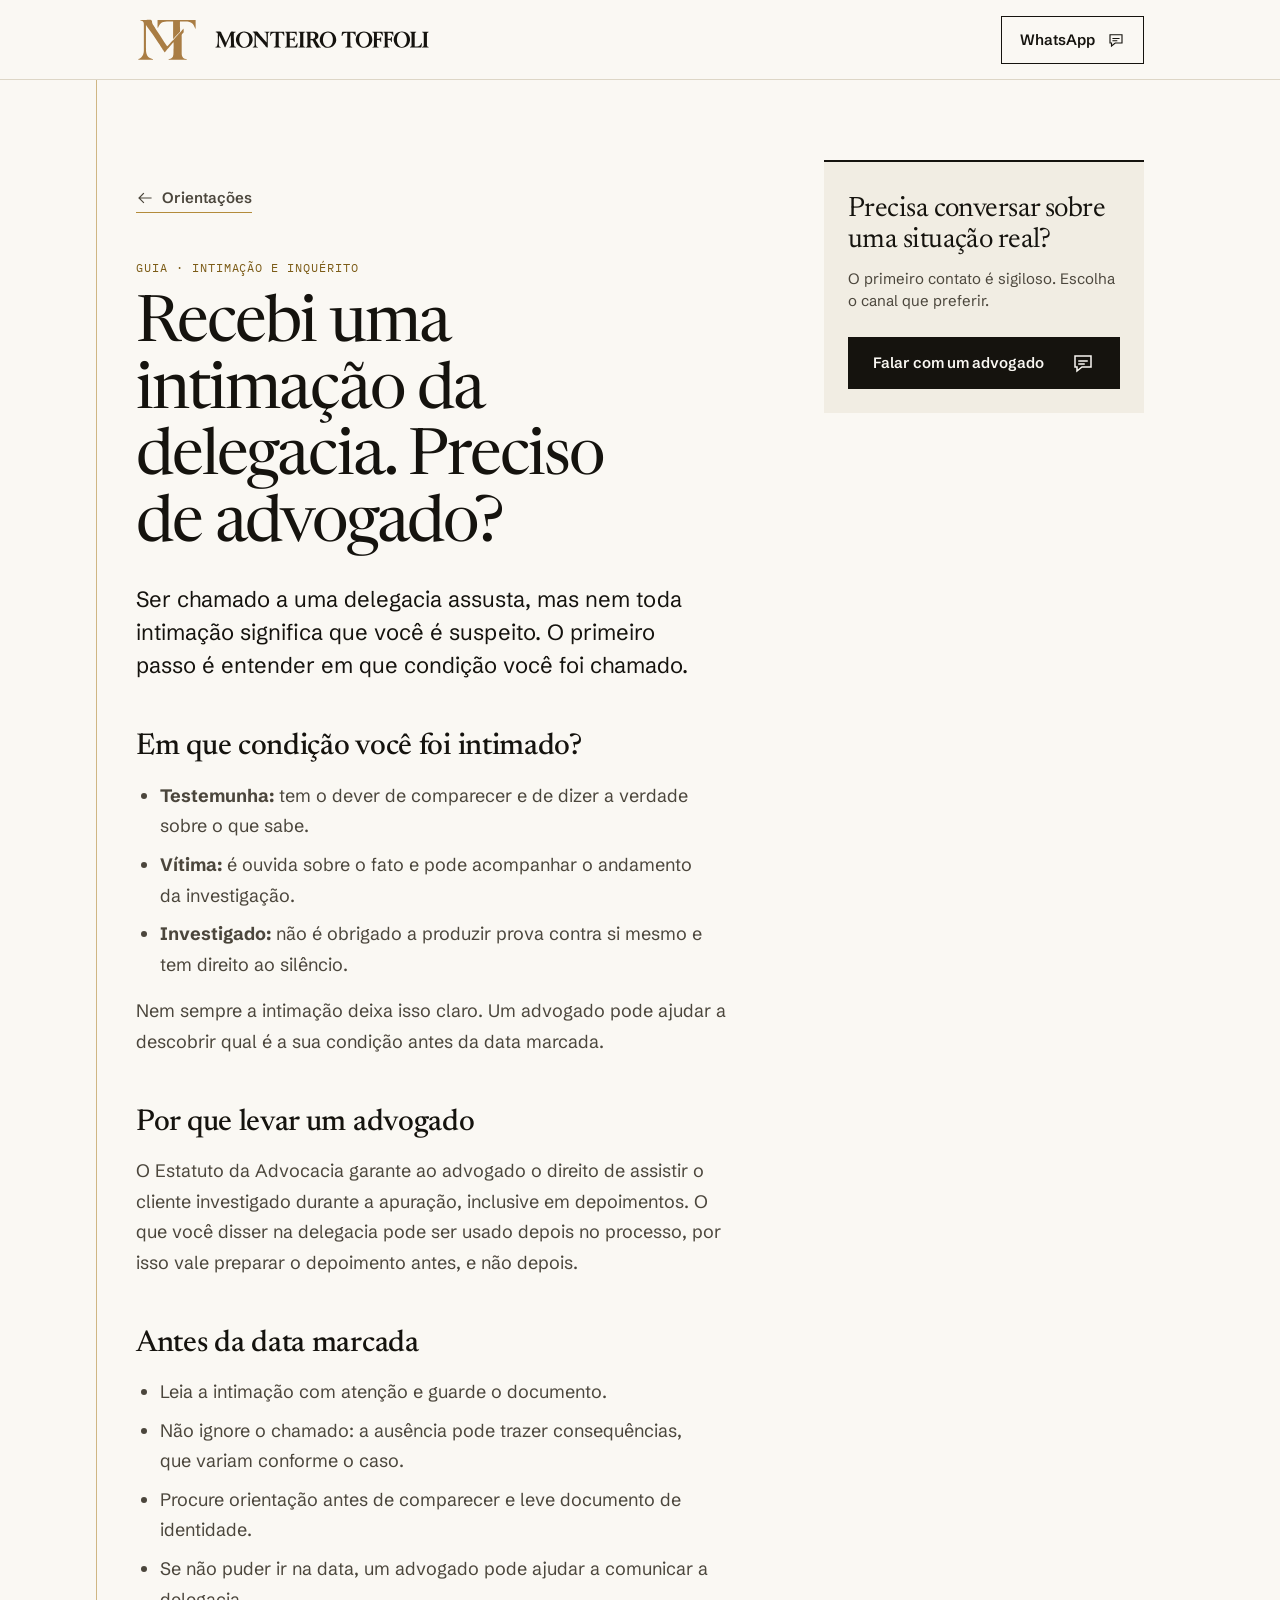
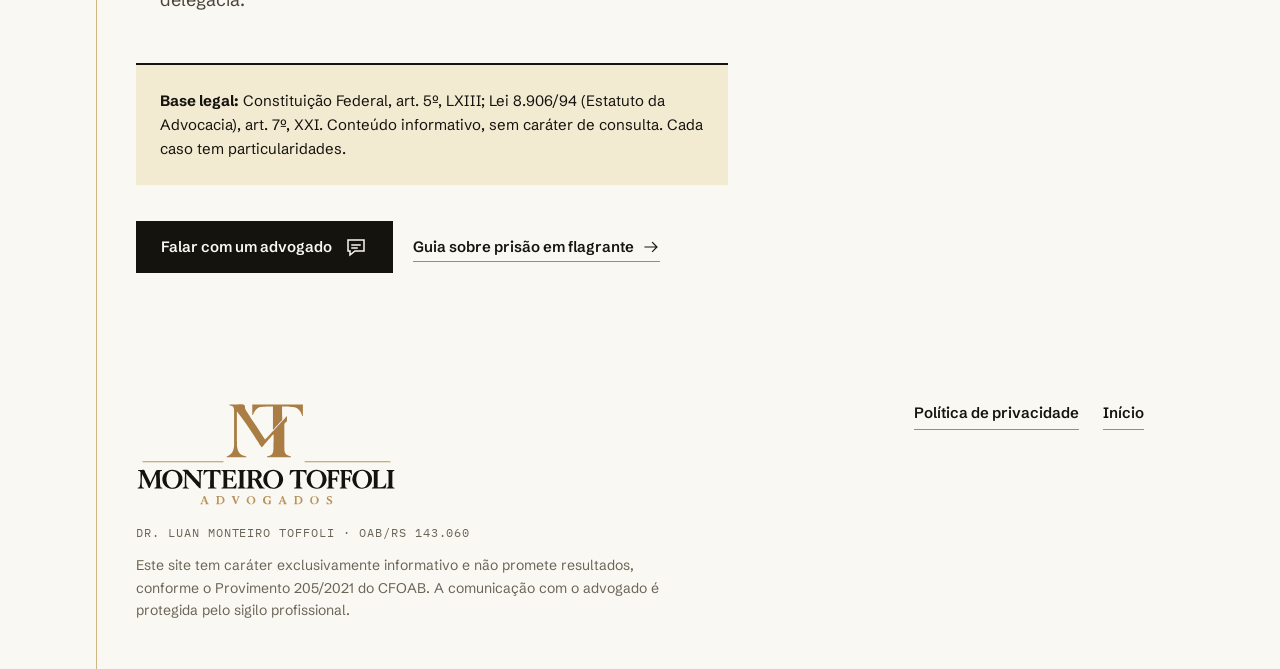
<file: orientacoes/intimacao-na-delegacia.html>
<!doctype html>
<html lang="pt-BR">
<head>
<meta charset="utf-8">
<meta http-equiv="Content-Security-Policy" content="default-src 'none'; img-src 'self' data:; font-src 'self'; style-src 'self' 'unsafe-inline'; script-src 'self'; connect-src 'none'; base-uri 'self'; form-action 'none'; manifest-src 'self'; upgrade-insecure-requests">
<meta name="referrer" content="strict-origin-when-cross-origin">
<meta name="robots" content="noindex, nofollow">
<meta name="viewport" content="width=device-width, initial-scale=1">
<title>Recebi uma intimação da delegacia. Preciso de advogado? | Monteiro Toffoli</title>
<meta name="description" content="Guia informativo: diferença entre ser intimado como testemunha ou investigado, direito ao silêncio e assistência de advogado na delegacia.">
<link rel="preload" href="../fonts/newsreader.woff2" as="font" type="font/woff2" crossorigin>
<link rel="icon" href="../assets/favicon.svg" type="image/svg+xml">
<link rel="icon" href="../assets/favicon-32.png" sizes="32x32" type="image/png">
<link rel="icon" href="../assets/icon-192.png" sizes="192x192" type="image/png">
<link rel="apple-touch-icon" href="../assets/apple-touch-icon.png">
<link rel="stylesheet" href="../css/styles.css">
</head>
<body>
<a class="skip" href="#conteudo">Ir para o conteúdo</a>
<div class="page">
  <div class="rule" aria-hidden="true"></div>
  <header class="hdr">
    <a class="brand" href="../index.html">
      <img class="brand-mt" src="../assets/logo-mt.svg" width="498" height="353" alt="">
      <img class="brand-nome" src="../assets/logo-nome.svg" width="1572" height="133" alt="Monteiro Toffoli Advogados">
    </a>
    <div class="hdr-r"><a class="btn sm line hdr-cta" href="https://wa.me/5551989538750?text=Preciso%20de%20ajuda%3A%20intima%C3%A7%C3%A3o%20ou%20inqu%C3%A9rito."><span>WhatsApp</span><svg class="ic s" aria-hidden="true"><use href="../assets/icons.svg#i-chat"/></svg></a></div>
  </header>
  <main id="conteudo">
    <article class="sec art-wrap">
      <div class="art-g">
      <div class="art">
        <p class="crumb"><a class="link" href="../index.html#orientacoes"><svg class="ic s" style="transform:scaleX(-1)" aria-hidden="true"><use href="../assets/icons.svg#i-arrow"/></svg><span>Orientações</span></a></p>
        <span class="lab gold">Guia · intimação e inquérito</span>
        <h1 style="margin-top:14px">Recebi uma intimação da delegacia. Preciso de advogado?</h1>
        <p class="lead" style="margin-top:24px">Ser chamado a uma delegacia assusta, mas nem toda intimação significa que você é suspeito. O primeiro passo é entender em que condição você foi chamado.</p>

        <h2>Em que condição você foi intimado?</h2>
        <ul>
          <li><b>Testemunha:</b> tem o dever de comparecer e de dizer a verdade sobre o que sabe.</li>
          <li><b>Vítima:</b> é ouvida sobre o fato e pode acompanhar o andamento da investigação.</li>
          <li><b>Investigado:</b> não é obrigado a produzir prova contra si mesmo e tem direito ao silêncio.</li>
        </ul>
        <p>Nem sempre a intimação deixa isso claro. Um advogado pode ajudar a descobrir qual é a sua condição antes da data marcada.</p>

        <h2>Por que levar um advogado</h2>
        <p>O Estatuto da Advocacia garante ao advogado o direito de assistir o cliente investigado durante a apuração, inclusive em depoimentos. O que você disser na delegacia pode ser usado depois no processo, por isso vale preparar o depoimento antes, e não depois.</p>

        <h2>Antes da data marcada</h2>
        <ul>
          <li>Leia a intimação com atenção e guarde o documento.</li>
          <li>Não ignore o chamado: a ausência pode trazer consequências, que variam conforme o caso.</li>
          <li>Procure orientação antes de comparecer e leve documento de identidade.</li>
          <li>Se não puder ir na data, um advogado pode ajudar a comunicar a delegacia.</li>
        </ul>

        <div class="src"><b>Base legal:</b> Constituição Federal, art. 5º, LXIII; Lei 8.906/94 (Estatuto da Advocacia), art. 7º, XXI. Conteúdo informativo, sem caráter de consulta. Cada caso tem particularidades.</div>

        <div style="margin-top:36px;display:flex;flex-wrap:wrap;gap:20px;align-items:center">
          <a class="btn" href="https://wa.me/5551989538750?text=Preciso%20de%20ajuda%3A%20intima%C3%A7%C3%A3o%20ou%20inqu%C3%A9rito."><span>Falar com um advogado</span><svg class="ic" aria-hidden="true"><use href="../assets/icons.svg#i-chat"/></svg></a>
          <a class="link" href="prisao-em-flagrante.html"><span>Guia sobre prisão em flagrante</span><svg class="ic s" aria-hidden="true"><use href="../assets/icons.svg#i-arrow"/></svg></a>
        </div>
      </div>
      <aside class="art-aside"><h2>Precisa conversar sobre uma situação real?</h2><p>O primeiro contato é sigiloso. Escolha o canal que preferir.</p><a class="btn block" href="https://wa.me/5551989538750?text=Preciso%20de%20ajuda%3A%20intima%C3%A7%C3%A3o%20ou%20inqu%C3%A9rito."><span>Falar com um advogado</span><svg class="ic" aria-hidden="true"><use href="../assets/icons.svg#i-chat"/></svg></a></aside>
      </div>
    </article>
  </main>
  <footer class="ftr">
    <div><img class="foot-logo" src="../assets/logo-completo.svg" width="1572" height="640" loading="lazy" decoding="async" alt="Monteiro Toffoli Advogados"><p class="lab id" style="margin-top:0"><span>Dr. Luan Monteiro Toffoli</span><span class="sep"> · </span><span>OAB/RS 143.060</span></p><p>Este site tem caráter exclusivamente informativo e não promete resultados, conforme o Provimento 205/2021 do CFOAB. A comunicação com o advogado é protegida pelo sigilo profissional.</p></div>
    <nav aria-label="Rodapé"><a class="link" href="../politica-de-privacidade.html">Política de privacidade</a><a class="link" href="../index.html">Início</a></nav>
  </footer>
</div>
<div class="bar" id="bar" role="region" aria-label="Contato rápido"><a class="btn gold" href="https://wa.me/5551989538750?text=Preciso%20de%20ajuda%3A%20intima%C3%A7%C3%A3o%20ou%20inqu%C3%A9rito."><span>Falar com um advogado</span><svg class="ic" aria-hidden="true"><use href="../assets/icons.svg#i-chat"/></svg></a><a class="btn ico" href="tel:+5551989538750" aria-label="Ligar para o escritório"><svg class="ic" aria-hidden="true"><use href="../assets/icons.svg#i-phone"/></svg></a></div>
<script src="../js/main.js" defer></script>
</body>
</html>
</file>
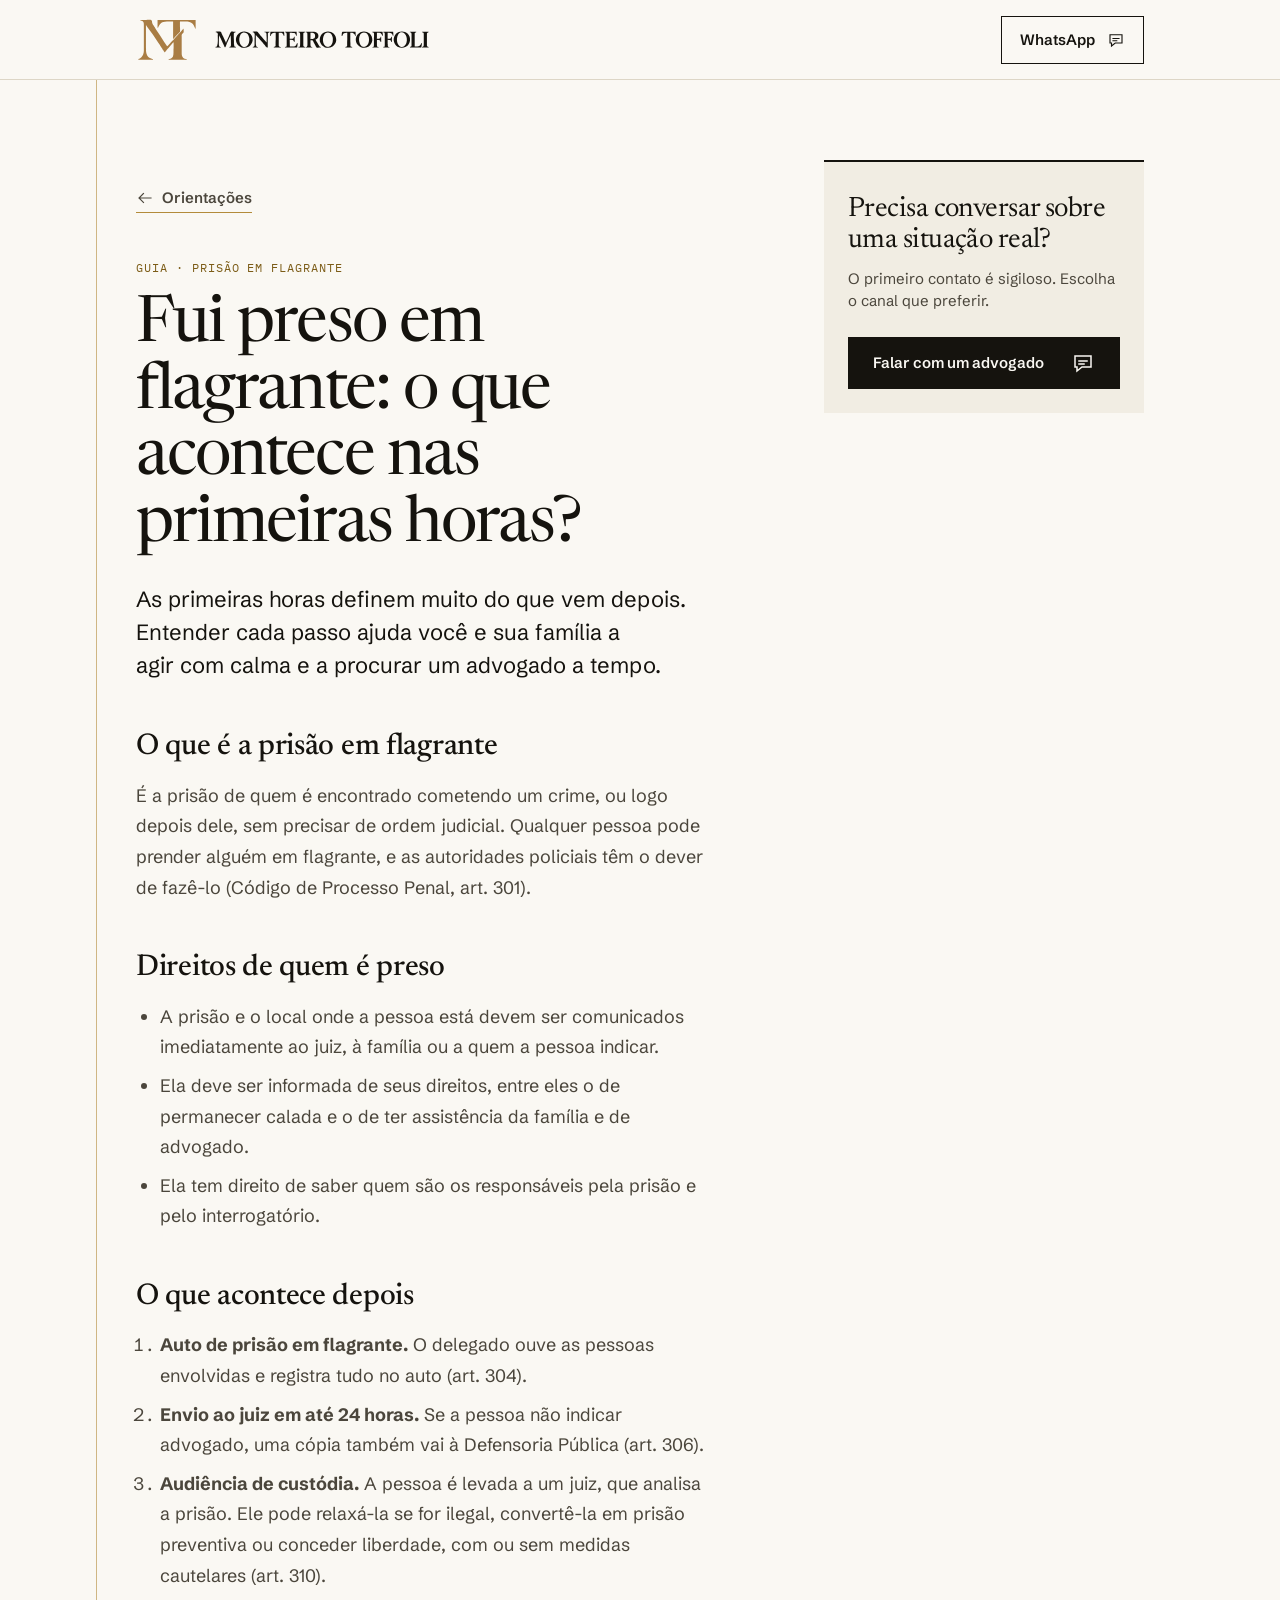
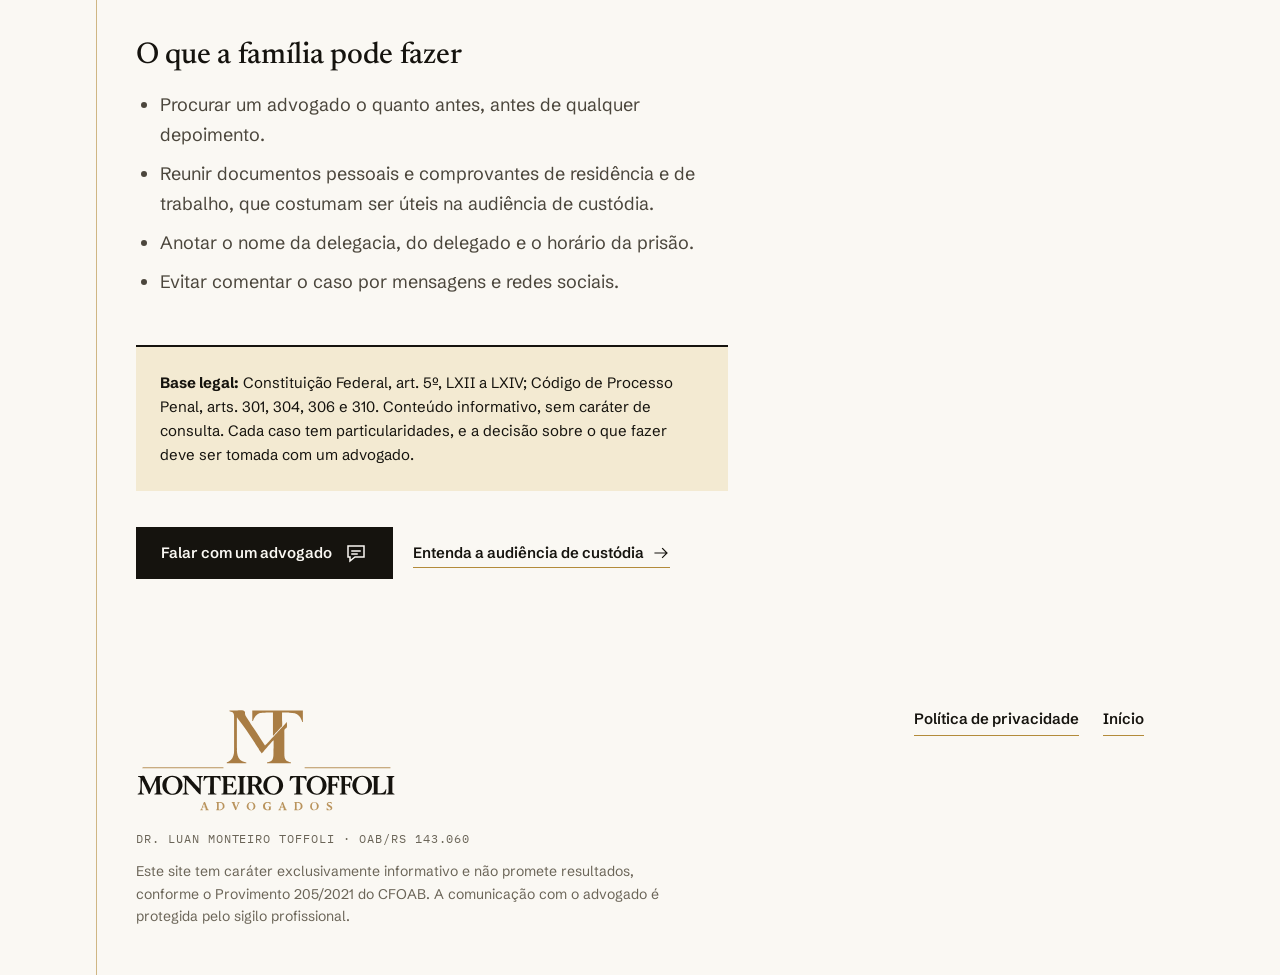
<file: orientacoes/prisao-em-flagrante.html>
<!doctype html>
<html lang="pt-BR">
<head>
<meta charset="utf-8">
<meta http-equiv="Content-Security-Policy" content="default-src 'none'; img-src 'self' data:; font-src 'self'; style-src 'self' 'unsafe-inline'; script-src 'self'; connect-src 'none'; base-uri 'self'; form-action 'none'; manifest-src 'self'; upgrade-insecure-requests">
<meta name="referrer" content="strict-origin-when-cross-origin">
<meta name="robots" content="noindex, nofollow">
<meta name="viewport" content="width=device-width, initial-scale=1">
<title>Fui preso em flagrante: o que acontece nas primeiras horas? | Monteiro Toffoli</title>
<meta name="description" content="Guia informativo sobre prisão em flagrante: direitos de quem é preso, auto de prisão, prazo de 24 horas e audiência de custódia.">
<link rel="preload" href="../fonts/newsreader.woff2" as="font" type="font/woff2" crossorigin>
<link rel="icon" href="../assets/favicon.svg" type="image/svg+xml">
<link rel="icon" href="../assets/favicon-32.png" sizes="32x32" type="image/png">
<link rel="icon" href="../assets/icon-192.png" sizes="192x192" type="image/png">
<link rel="apple-touch-icon" href="../assets/apple-touch-icon.png">
<link rel="stylesheet" href="../css/styles.css">
</head>
<body>
<a class="skip" href="#conteudo">Ir para o conteúdo</a>
<div class="page">
  <div class="rule" aria-hidden="true"></div>
  <header class="hdr">
    <a class="brand" href="../index.html">
      <img class="brand-mt" src="../assets/logo-mt.svg" width="498" height="353" alt="">
      <img class="brand-nome" src="../assets/logo-nome.svg" width="1572" height="133" alt="Monteiro Toffoli Advogados">
    </a>
    <div class="hdr-r"><a class="btn sm line hdr-cta" href="https://wa.me/5551989538750?text=Preciso%20de%20ajuda%3A%20pris%C3%A3o%20em%20flagrante."><span>WhatsApp</span><svg class="ic s" aria-hidden="true"><use href="../assets/icons.svg#i-chat"/></svg></a></div>
  </header>
  <main id="conteudo">
    <article class="sec art-wrap">
      <div class="art-g">
      <div class="art">
        <p class="crumb"><a class="link" href="../index.html#orientacoes"><svg class="ic s" style="transform:scaleX(-1)" aria-hidden="true"><use href="../assets/icons.svg#i-arrow"/></svg><span>Orientações</span></a></p>
        <span class="lab gold">Guia · prisão em flagrante</span>
        <h1 style="margin-top:14px">Fui preso em flagrante: o que acontece nas primeiras horas?</h1>
        <p class="lead" style="margin-top:24px">As primeiras horas definem muito do que vem depois. Entender cada passo ajuda você e sua família a agir com calma e a procurar um advogado a tempo.</p>

        <h2>O que é a prisão em flagrante</h2>
        <p>É a prisão de quem é encontrado cometendo um crime, ou logo depois dele, sem precisar de ordem judicial. Qualquer pessoa pode prender alguém em flagrante, e as autoridades policiais têm o dever de fazê-lo (Código de Processo Penal, art. 301).</p>

        <h2>Direitos de quem é preso</h2>
        <ul>
          <li>A prisão e o local onde a pessoa está devem ser comunicados imediatamente ao juiz, à família ou a quem a pessoa indicar.</li>
          <li>Ela deve ser informada de seus direitos, entre eles o de permanecer calada e o de ter assistência da família e de advogado.</li>
          <li>Ela tem direito de saber quem são os responsáveis pela prisão e pelo interrogatório.</li>
        </ul>

        <h2>O que acontece depois</h2>
        <ol>
          <li><b>Auto de prisão em flagrante.</b> O delegado ouve as pessoas envolvidas e registra tudo no auto (art. 304).</li>
          <li><b>Envio ao juiz em até 24 horas.</b> Se a pessoa não indicar advogado, uma cópia também vai à Defensoria Pública (art. 306).</li>
          <li><b>Audiência de custódia.</b> A pessoa é levada a um juiz, que analisa a prisão. Ele pode relaxá-la se for ilegal, convertê-la em prisão preventiva ou conceder liberdade, com ou sem medidas cautelares (art. 310).</li>
        </ol>

        <h2>O que a família pode fazer</h2>
        <ul>
          <li>Procurar um advogado o quanto antes, antes de qualquer depoimento.</li>
          <li>Reunir documentos pessoais e comprovantes de residência e de trabalho, que costumam ser úteis na audiência de custódia.</li>
          <li>Anotar o nome da delegacia, do delegado e o horário da prisão.</li>
          <li>Evitar comentar o caso por mensagens e redes sociais.</li>
        </ul>

        <div class="src"><b>Base legal:</b> Constituição Federal, art. 5º, LXII a LXIV; Código de Processo Penal, arts. 301, 304, 306 e 310. Conteúdo informativo, sem caráter de consulta. Cada caso tem particularidades, e a decisão sobre o que fazer deve ser tomada com um advogado.</div>

        <div style="margin-top:36px;display:flex;flex-wrap:wrap;gap:20px;align-items:center">
          <a class="btn" href="https://wa.me/5551989538750?text=Preciso%20de%20ajuda%3A%20pris%C3%A3o%20em%20flagrante."><span>Falar com um advogado</span><svg class="ic" aria-hidden="true"><use href="../assets/icons.svg#i-chat"/></svg></a>
          <a class="link" href="audiencia-de-custodia.html"><span>Entenda a audiência de custódia</span><svg class="ic s" aria-hidden="true"><use href="../assets/icons.svg#i-arrow"/></svg></a>
        </div>
      </div>
      <aside class="art-aside"><h2>Precisa conversar sobre uma situação real?</h2><p>O primeiro contato é sigiloso. Escolha o canal que preferir.</p><a class="btn block" href="https://wa.me/5551989538750?text=Preciso%20de%20ajuda%3A%20pris%C3%A3o%20em%20flagrante."><span>Falar com um advogado</span><svg class="ic" aria-hidden="true"><use href="../assets/icons.svg#i-chat"/></svg></a></aside>
      </div>
    </article>
  </main>
  <footer class="ftr">
    <div><img class="foot-logo" src="../assets/logo-completo.svg" width="1572" height="640" loading="lazy" decoding="async" alt="Monteiro Toffoli Advogados"><p class="lab id" style="margin-top:0"><span>Dr. Luan Monteiro Toffoli</span><span class="sep"> · </span><span>OAB/RS 143.060</span></p><p>Este site tem caráter exclusivamente informativo e não promete resultados, conforme o Provimento 205/2021 do CFOAB. A comunicação com o advogado é protegida pelo sigilo profissional.</p></div>
    <nav aria-label="Rodapé"><a class="link" href="../politica-de-privacidade.html">Política de privacidade</a><a class="link" href="../index.html">Início</a></nav>
  </footer>
</div>
<div class="bar" id="bar" role="region" aria-label="Contato rápido"><a class="btn gold" href="https://wa.me/5551989538750?text=Preciso%20de%20ajuda%3A%20pris%C3%A3o%20em%20flagrante."><span>Falar com um advogado</span><svg class="ic" aria-hidden="true"><use href="../assets/icons.svg#i-chat"/></svg></a><a class="btn ico" href="tel:+5551989538750" aria-label="Ligar para o escritório"><svg class="ic" aria-hidden="true"><use href="../assets/icons.svg#i-phone"/></svg></a></div>
<script src="../js/main.js" defer></script>
</body>
</html>
</file>
<file: css/styles.css>
/* Monteiro Toffoli — design system v1.0
   Mobile-first. Breakpoints: 768 (tablet), 1024, 1180 (capa em 2 colunas), 1280 (largo).
   Princípios: margens laterais simétricas (esquerda = direita), uma escala de espaçamento,
   um ritmo vertical por seção, poucos elementos por bloco. */

@font-face{font-family:'Newsreader';src:url(../fonts/newsreader.woff2) format('woff2');font-weight:300 600;font-style:normal;font-display:swap}
@font-face{font-family:'Newsreader';src:url(../fonts/newsreader-italic.woff2) format('woff2');font-weight:300 500;font-style:italic;font-display:swap}
@font-face{font-family:'Schibsted Grotesk';src:url(../fonts/schibsted.woff2) format('woff2');font-weight:400 700;font-style:normal;font-display:swap}
@font-face{font-family:'IBM Plex Mono';src:url(../fonts/plexmono-400.woff2) format('woff2');font-weight:400;font-style:normal;font-display:swap}
@font-face{font-family:'IBM Plex Mono';src:url(../fonts/plexmono-500.woff2) format('woff2');font-weight:500;font-style:normal;font-display:swap}

:root{
  /* cor */
  --papel:#FAF8F3; --papel-2:#F1EDE3; --tinta:#15130E; --grafite:#4B463C; --mudo:#6B6558; --linha:#DDD6C6;
  --ouro:#B38B3A; --ouro-d:#7C5C17; --ouro-l:#E6D3A3; --ouro-w:#F3EAD2;
  /* tipo */
  --serif:'Newsreader',Georgia,'Times New Roman',serif;
  --sans:'Schibsted Grotesk',system-ui,-apple-system,'Segoe UI',sans-serif;
  --mono:'IBM Plex Mono',ui-monospace,Consolas,monospace;
  /* espaço (base 4) */
  --s1:4px; --s2:8px; --s3:12px; --s4:16px; --s5:24px; --s6:32px; --s7:48px; --s8:64px; --s9:96px;
  /* movimento */
  --ease:cubic-bezier(.2,.7,.1,1);
  /* margem dos autos: o traço dourado fica em --m; o conteúdo começa em --L; a margem direita também é --L */
  --m:12px; --off:16px; --wrap:1180px; --vw:100vw;
  --L:calc(var(--m) + var(--off));
  --hdr:68px;
  --sec:var(--s7);
}
@media (min-width:768px){:root{--m:32px;--off:28px;--hdr:80px;--sec:var(--s8)}}
@media (min-width:1024px){:root{--m:56px;--off:40px}}
@media (min-width:1280px){:root{--off:40px;--L:max(136px,calc((var(--vw) - var(--wrap)) / 2));--m:calc(var(--L) - var(--off));--sec:calc(var(--s8) + var(--s4))}}

*,*::before,*::after{box-sizing:border-box}
html{scroll-behavior:smooth;scroll-padding-top:calc(var(--hdr) + 16px);-webkit-text-size-adjust:100%}
@media (max-width:767px){html{scroll-padding-bottom:calc(93px + env(safe-area-inset-bottom))}}
body{margin:0;font-family:var(--sans);font-size:17px;line-height:1.6;color:var(--tinta);background:var(--papel);-webkit-font-smoothing:antialiased;text-rendering:optimizeLegibility;}
img,svg{display:block;max-width:100%}
a{color:inherit}
h1,h2,h3,p,blockquote,figure,dl,dd{margin:0}
p,.lead,.d{text-wrap:pretty}
h3.t{text-wrap:balance}
::selection{background:var(--ouro-l);color:var(--tinta)}
:focus-visible{outline:2px solid var(--ouro-d);outline-offset:3px}
.dk :focus-visible,.menu :focus-visible{outline-color:var(--ouro-l)}
.sr{position:absolute;width:1px;height:1px;overflow:hidden;clip:rect(0 0 0 0);white-space:nowrap}
.skip{position:absolute;left:12px;top:-60px;z-index:100;background:var(--tinta);color:var(--papel);padding:12px 16px;text-decoration:none;font-weight:600}
.skip:focus{top:12px}

/* tipografia */
.serif{font-family:var(--serif)}
.lab{font-family:var(--mono);font-size:12px;letter-spacing:.08em;text-transform:uppercase;color:var(--mudo);line-height:1.5}
.gold{color:var(--ouro-d)}
h1.display{font-family:var(--serif);font-weight:400;font-size:clamp(44px,5.2vw + 26px,104px);line-height:.98;letter-spacing:-.035em;font-variation-settings:'opsz' 72;text-wrap:balance}
h2.h{font-family:var(--serif);font-weight:400;font-size:clamp(34px,3.6vw + 20px,58px);line-height:1.05;letter-spacing:-.025em;font-variation-settings:'opsz' 72;text-wrap:balance}
@media (min-width:1180px){h1.display{font-size:clamp(68px,2.8vw + 40px,88px)}}
h2.h em,h1 em{color:var(--ouro-d)}
.dk h2.h em,.dk h1 em{color:var(--ouro-l)}
h3.t{font-family:var(--serif);font-weight:500;font-size:clamp(21px,1vw + 17px,26px);line-height:1.15;letter-spacing:-.005em}
.lead{font-size:clamp(17px,.5vw + 15px,20px);line-height:1.55;color:var(--grafite);text-wrap:balance}

/* ícones */
.ic{width:24px;height:24px;fill:none;stroke:currentColor;stroke-width:1.5;stroke-linecap:square;stroke-linejoin:miter;flex:none}
.ic.s{width:18px;height:18px}.ic.m{width:30px;height:30px}

/* margem dos autos */
.page{position:relative;overflow-x:clip}
.rule{position:absolute;left:var(--m);top:0;bottom:0;width:1px;background:var(--ouro);opacity:.6;transform-origin:top;animation:draw 1400ms var(--ease) both;pointer-events:none;z-index:1}

/* botões */
.btn{display:inline-flex;align-items:center;justify-content:space-between;gap:var(--s3);min-height:52px;padding:0 var(--s5);font:600 15px/1.2 var(--sans);border:1px solid var(--tinta);background:var(--tinta);color:var(--papel);position:relative;overflow:hidden;cursor:pointer;text-decoration:none;transition:color 420ms var(--ease);isolation:isolate}
.btn span{white-space:nowrap}
.btn::before{content:'';position:absolute;inset:0;background:var(--ouro);transform:translateX(-101%);transition:transform 420ms var(--ease);z-index:-1}
@media (hover:hover){.btn:hover{color:var(--tinta)}.btn:hover::before{transform:none}}
.btn:active{color:var(--tinta)}.btn:active::before{transform:none;transition-duration:80ms}
.btn.line{background:transparent;color:var(--tinta)}
.btn.gold{background:var(--ouro);border-color:var(--ouro);color:var(--tinta)}.btn.gold::before{background:var(--papel)}
.btn.sm{min-height:44px;padding:0 18px}
.btn.block{width:100%}
.link{display:inline-flex;gap:var(--s2);align-items:center;min-height:44px;font-weight:600;font-size:15px;text-decoration:none;background:linear-gradient(var(--ouro),var(--ouro)) 0 calc(50% + 14px)/100% 1px no-repeat;transition:background-size 420ms var(--ease)}
@media (hover:hover){.link:hover{background-size:100% 3px}}

/* cabeçalho: marca à esquerda, menu ao centro, contato à direita (grade 1fr auto 1fr) */
.hdr{position:sticky;top:0;z-index:20;background:var(--papel);border-bottom:1px solid var(--linha);height:var(--hdr);display:grid;grid-template-columns:minmax(0,1fr) auto;align-items:center;column-gap:var(--s5);padding:0 var(--L)}
.hdr-r{grid-column:-2/-1;justify-self:end;display:flex;align-items:center;gap:var(--s3)}
.brand{display:flex;align-items:center;gap:var(--s4);justify-self:start;text-decoration:none;white-space:nowrap;min-height:44px}
.brand-mt{display:block;height:40px;width:auto}
.brand-nome{display:block;width:196px;height:auto}
@media (max-width:399px){.brand{gap:var(--s3)}.brand-mt{height:32px}.brand-nome{width:150px}}
@media (min-width:768px){.brand-mt{height:44px}.brand-nome{width:216px}}
@media (max-width:1279px){.brand{min-width:0}}
@media (max-width:399px){.btn span{white-space:normal}}
@media (max-width:359px){.hdr{column-gap:var(--s3)}.brand{gap:var(--s2)}.brand-mt{height:28px}.brand-nome{width:124px}}
.nav{display:none;gap:clamp(20px,1.6vw,40px);align-items:center;justify-self:center}
.nav a{font-size:15px;font-weight:500;text-decoration:none;min-height:44px;display:inline-flex;align-items:center;background:linear-gradient(var(--ouro),var(--ouro)) 0 100%/0 1px no-repeat;transition:background-size 420ms var(--ease)}
@media (hover:hover){.nav a:hover{background-size:100% 1px}}
.nav a[aria-current]{background-size:100% 1px}
.hdr-cta{display:none}
.burger{width:48px;height:48px;border:1px solid var(--tinta);background:transparent;display:none;align-items:center;justify-content:center;cursor:pointer;color:var(--tinta)}
@media (min-width:768px){.hdr-cta{display:inline-flex}.hdr .btn.sm{min-height:48px}}
.js .burger{display:flex}
@media (min-width:1280px){.hdr{grid-template-columns:auto 1fr auto}.nav{display:flex}.js .burger{display:none}}

/* menu em tela cheia */
.menu{position:fixed;inset:0;z-index:50;background:var(--tinta);color:var(--papel);padding:0 var(--L) var(--s5);display:flex;flex-direction:column;overflow-y:auto;overscroll-behavior:contain;visibility:hidden;opacity:0;transition:opacity 300ms var(--ease),visibility 0s linear 300ms}
.menu.is-open{visibility:visible;opacity:1;transition:opacity 300ms var(--ease)}
.menu::before{content:'';position:fixed;left:var(--m);top:0;bottom:0;width:1px;background:var(--ouro);opacity:.6}
.menu-top{height:var(--hdr);display:flex;align-items:center;justify-content:space-between;position:sticky;top:0;z-index:1;background:var(--tinta)}
.menu .burger{border-color:var(--papel);color:var(--papel)}
.menu nav{padding-top:var(--s6);display:flex;flex-direction:column}
.menu nav a{display:grid;grid-template-columns:minmax(0,1fr) 24px;align-items:center;gap:var(--s2);padding:var(--s4) 0;border-top:1px solid #3A352A;text-decoration:none;min-height:64px;transform:translateY(14px);opacity:0;transition:transform 600ms var(--ease),opacity 600ms var(--ease)}
.menu nav a:last-child{border-bottom:1px solid #3A352A}
.menu nav a b{font-family:var(--serif);font-weight:400;font-size:clamp(32px,6vw,44px);line-height:1;letter-spacing:-.02em}
.menu nav .ic{color:var(--ouro)}
.menu.is-open nav a{transform:none;opacity:1}
.menu.is-open nav a:nth-child(2){transition-delay:70ms}.menu.is-open nav a:nth-child(3){transition-delay:140ms}.menu.is-open nav a:nth-child(4){transition-delay:210ms}.menu.is-open nav a:nth-child(5){transition-delay:280ms}
.menu-foot{margin-top:auto;padding-top:var(--s5);display:flex;flex-direction:column;gap:var(--s5)}
.menu-foot .row{display:flex;justify-content:space-between;align-items:center;color:var(--ouro-l);font-size:15px}
.menu-foot .row a{display:flex;gap:var(--s3);align-items:center;min-height:48px;text-decoration:none}
@media (min-width:768px){.menu nav,.menu-foot{max-width:560px}}

/* seções: mesmo ritmo vertical em todas; a margem lateral é simétrica */
.sec{position:relative;padding:var(--sec) var(--L)}
.in{max-width:var(--wrap);margin-inline:auto}
.dk{background:var(--tinta);color:var(--papel)}
.alt{background:var(--papel-2)}
.bt{border-top:1px solid var(--linha)}
.kick{display:flex;gap:var(--s4);align-items:center;margin-bottom:var(--s5)}
.kick i{display:block;width:32px;height:1px;background:var(--ouro);flex:none}
.kick .lab:first-child{white-space:nowrap}
.dk .kick .lab{color:var(--ouro)}
.two{display:grid;gap:var(--s7)}
.two>div>.lead{margin-top:var(--s5);max-width:22em}
@media (min-width:1024px){.two{grid-template-columns:minmax(0,5fr) minmax(0,7fr);gap:var(--s9);align-items:start}.two>:first-child{position:sticky;top:calc(var(--hdr) + var(--s7))}}

/* hero: celular = texto, triagem, retrato. Tablet = título largo + retrato à direita. Desktop = 2 colunas, triagem embaixo */
.hero{padding-top:var(--s6);padding-bottom:var(--s7)}
.hero-g{display:grid;grid-template-columns:minmax(0,1fr);gap:var(--s7);align-items:start}
.hero p.lead{margin-top:var(--s5);max-width:540px}
@media (min-width:768px) and (max-width:1179px){
  .hero-g{grid-template-columns:minmax(0,1fr) 280px;column-gap:var(--s7);row-gap:0;grid-template-rows:auto auto auto 1fr auto}
  .hero-g>div:first-child{display:contents}
  .hero-g .kick,.hero-g h1{grid-column:1/-1}
  .hero-g .kick{grid-row:1}.hero-g h1{grid-row:2}
  .hero-g p.lead{grid-column:1;grid-row:3}
  .hero-g .hero-cta{grid-column:1;grid-row:4;align-self:start}
  .hero-g .portrait{grid-column:2;grid-row:3/5;margin-top:var(--s5)}
  .hero-g .tri-box{grid-column:1/-1;grid-row:5;margin-top:var(--s7)}
}
@media (min-width:1180px){
  .hero-g{grid-template-columns:minmax(0,1.25fr) minmax(0,.75fr);column-gap:var(--s9);row-gap:var(--s7)}
  .hero-g .portrait{grid-column:2;grid-row:1}
  .hero-g .tri-box{grid-column:1/-1;grid-row:2}
}
@media (min-width:1024px){.hero{padding-top:var(--s7);padding-bottom:var(--s8)}}
.hero-cta{margin-top:var(--s6);display:flex;flex-direction:column;gap:var(--s4);align-items:stretch}
@media (min-width:768px){.hero-cta{flex-direction:row;align-items:center;gap:var(--s3) var(--s5);flex-wrap:wrap}}
.hero-cta .lab{display:flex;gap:var(--s2);align-items:center;font:500 15px/1.4 var(--sans);letter-spacing:0;text-transform:none;color:var(--grafite)}
.hero-cta .lab .ic{color:var(--ouro-d)}

/* celular: a capa mostra quem é o advogado; a triagem fica no contato e o retrato no Sobre */
.only-sm{display:block}
.sig{display:flex;gap:var(--s4);align-items:center;margin-top:var(--s6)}
.sig-ph{position:relative;flex:none;width:60px;height:60px;isolation:isolate}
.sig-ph::before{content:'';position:absolute;inset:5px 5px -5px -5px;border:1px solid var(--ouro);z-index:-1}
.sig-ph img{display:block;width:100%;height:100%;object-fit:cover;object-position:50% 8%;background:var(--papel-2)}
.sig-t{display:flex;flex-direction:column;gap:var(--s1)}
@media (max-width:767px){.hero .tri-box,.hero .portrait{display:none}#sobre .portrait{justify-self:stretch}}
@media (min-width:768px){.only-sm{display:none!important}}

/* faixa de triagem: 1 cabeçalho + 4 atalhos, alinhados à mesma grade */
.tri-box{display:grid;gap:1px;background:var(--linha);border-top:2px solid var(--tinta)}
.tri-box>*{background:var(--papel-2)}
.tri-head{padding:var(--s5) var(--s4) var(--s4)}
.tri-head h2{font-family:var(--serif);font-weight:400;font-size:clamp(26px,1.2vw + 22px,32px);line-height:1.08;letter-spacing:-.02em;margin:var(--s2) 0}
.tri-head p{font-size:15px;line-height:1.5;color:var(--grafite)}
.tri{display:grid;grid-template-columns:32px minmax(0,1fr) 22px;gap:var(--s4);align-items:center;padding:var(--s4);min-height:68px;text-decoration:none;position:relative;transition:background 420ms var(--ease)}
@media (hover:hover){.tri:hover{background:var(--papel)}}
.tri:active{background:var(--papel)}
.tri:focus-visible{outline-offset:-4px;z-index:1}
.tri b{display:block;font-size:17px;font-weight:600;line-height:1.3}
@media (min-width:768px){
  .tri-box{grid-template-columns:repeat(2,minmax(0,1fr))}
  .tri-head{grid-column:1/-1;padding:var(--s6) var(--s5)}
  .tri{display:block;padding:var(--s5);min-height:120px}
  .tri .ic.m{margin-bottom:var(--s5)}
  .tri .go{position:absolute;right:var(--s5);top:var(--s5)}
}
@media (min-width:1024px){
  .tri-box{grid-template-columns:minmax(240px,1.35fr) repeat(4,minmax(0,1fr))}
  .tri-head{grid-column:auto;padding:var(--s5)}
  .tri-head p{display:none}
}
.tri::after,.arow::after{content:'';position:absolute;left:0;top:-1px;height:1px;width:100%;background:var(--ouro);transform:scaleX(0);transform-origin:left;transition:transform 720ms var(--ease)}
.go{transition:transform 220ms var(--ease)}
@media (hover:hover){.tri:hover::after,.arow:hover::after{transform:scaleX(1)}.tri:hover .go,.arow:hover .go{transform:translate(4px,-4px);color:var(--ouro-d)}}

/* listas: áreas (informativas) e guias (links) */
.list{border-bottom:1px solid var(--linha)}
.item{padding:var(--s5) 0;border-top:1px solid var(--linha)}
.item .d,.arow .d{display:block;font-size:15px;line-height:1.45;color:var(--grafite);margin-top:var(--s1)}
.arow{display:grid;grid-template-columns:minmax(0,1fr) 24px;gap:var(--s5);align-items:center;padding:var(--s5) 0;min-height:76px;border-top:1px solid var(--linha);position:relative;text-decoration:none}

/* princípio */
blockquote{font-family:var(--serif);font-weight:300;font-size:clamp(32px,3.6vw + 16px,64px);line-height:1.08;letter-spacing:-.025em;max-width:1000px;font-variation-settings:'opsz' 72;text-wrap:balance}
blockquote em{color:var(--ouro-l)}
@media (max-width:359px){blockquote{font-size:30px}}
.cite{margin-top:var(--s5);display:flex;flex-direction:column;gap:var(--s2)}
@media (min-width:768px){.cite{flex-direction:row;gap:var(--s5);align-items:baseline;flex-wrap:wrap}}
.cite span:last-child{font-size:17px;color:var(--ouro-l)}

/* método */
.steps{margin-top:var(--s7);display:grid;gap:var(--s6)}
@media (min-width:768px){.steps{grid-template-columns:repeat(2,minmax(0,1fr));gap:var(--s7) var(--s6)}}
@media (min-width:1180px){.steps{grid-template-columns:repeat(4,minmax(0,1fr));margin-top:var(--s8)}}
.step{border-top:1px solid var(--tinta);padding-top:var(--s4);display:grid;grid-template-columns:56px minmax(0,1fr);gap:var(--s3)}
.step .n{font-family:var(--serif);font-weight:300;font-size:40px;line-height:1;color:var(--ouro-d)}
.step p{font-size:16px;line-height:1.6;color:var(--grafite);margin-top:var(--s2)}
@media (min-width:1180px){.step{display:block}.step .n{font-size:56px;display:block;margin-bottom:var(--s5)}}

/* sobre: mesma grade 5/7 das outras seções */
.meta{margin-top:var(--s4)}
#sobre .two>.lead{max-width:30em}
@media (min-width:1024px){#sobre .two>.lead{margin-top:calc(18px + var(--s5))}}

/* retrato: a borda direita da imagem coincide com a margem direita do conteúdo */
.portrait{position:relative;max-width:440px;width:100%;justify-self:end}
.portrait .ph{position:relative;isolation:isolate}
.portrait img{display:block;width:100%;height:auto;aspect-ratio:1/1;object-fit:cover;object-position:50% 0;background:var(--papel-2)}
.portrait figcaption{margin-top:var(--s5);display:flex;flex-direction:column;gap:var(--s1)}
@media (min-width:441px) and (max-width:767px){.portrait{max-width:none}}
@media (min-width:520px) and (max-width:767px){.portrait img{aspect-ratio:4/3}}
@media (min-width:768px){.portrait .ph::before{content:'';position:absolute;inset:12px 12px -12px -12px;border:1px solid var(--ouro);z-index:-1}.portrait figcaption{margin-top:var(--s6)}}

/* perguntas */
details{border-top:1px solid var(--linha)}
details[open]{border-top-color:var(--tinta)}
summary{list-style:none;display:flex;justify-content:space-between;align-items:center;gap:var(--s5);padding:var(--s5) 0;min-height:64px;cursor:pointer;font-family:var(--serif);font-size:clamp(20px,1vw + 16px,24px);font-weight:500;line-height:1.2}
summary::-webkit-details-marker{display:none}
summary .ic{transition:transform 420ms var(--ease)}
details[open] summary .ic{transform:rotate(45deg)}
details p{margin:0 0 var(--s5);font-size:17px;line-height:1.6;color:var(--grafite);max-width:640px}
.faq{border-bottom:1px solid var(--linha)}

/* contato */
.con{display:grid;gap:var(--s7)}
@media (min-width:1024px){.con{grid-template-columns:minmax(0,5fr) minmax(0,7fr);gap:var(--s9);align-items:start}}
.con p.lead{color:rgba(250,248,243,.72);margin-top:var(--s5);max-width:22em}
.panel{border-top:2px solid var(--ouro);padding-top:var(--s6)}
.panel .btn{width:100%}
.chan{margin-top:var(--s6);display:grid;gap:0;border-top:1px solid #3A352A}
.chan a{display:flex;gap:var(--s4);align-items:center;justify-content:space-between;min-height:60px;padding-inline:var(--s5);border-bottom:1px solid #3A352A;text-decoration:none;font-size:17px}
.chan a>span{display:flex;gap:var(--s4);align-items:center}
.chan .ic{color:var(--ouro)}
@media (hover:hover){.chan a:hover .go{transform:translate(4px,-4px);color:var(--ouro-l)}}
.chan-t{margin-top:var(--s6);color:rgba(250,248,243,.6)}
.chan-t+.chan,.only-sm+.chan{margin-top:var(--s3)}
.tips{margin-top:var(--s5);padding-inline:var(--s5);font-size:15px;line-height:1.5;color:rgba(250,248,243,.72)}

/* rodapé */
.ftr{padding:var(--s7) var(--L);display:flex;gap:var(--s6) var(--s7);justify-content:space-between;flex-wrap:wrap;position:relative}
.foot-logo{display:block;width:260px;height:auto;margin-bottom:var(--s4)}
.ftr p{font-size:14px;line-height:1.6;color:var(--mudo);max-width:60ch;margin-top:var(--s3)}
.ftr p.lab{font-size:12px}
@media (max-width:419px){.ftr p.id span{display:block}.ftr p.id .sep{display:none}}
.ftr nav{display:flex;gap:var(--s5);flex-wrap:wrap;font-size:14px;align-items:flex-start}
@media (min-width:768px) and (pointer:fine){.ftr nav .link{min-height:0;padding-bottom:5px;background-position:0 100%}}

/* barra fixa mobile: aparece só depois que o botão da capa sai da tela */
.bar{position:fixed;left:0;right:0;bottom:0;z-index:15;background:var(--papel);border-top:1px solid var(--tinta);padding:10px var(--s4) calc(10px + env(safe-area-inset-bottom));display:grid;grid-template-columns:minmax(0,1fr) 56px;gap:var(--s2);transition:transform 420ms var(--ease)}
.js .bar:not(.on){transform:translateY(105%);visibility:hidden;transition:transform 420ms var(--ease),visibility 0s linear 420ms}
.bar .btn{min-height:56px}
.bar .btn.ico{padding:0;justify-content:center}
@media (max-width:399px){.bar .btn{padding:0 var(--s4)}.bar .btn span{white-space:normal;line-height:1.15}}
@media (min-width:768px){.bar{display:none}}

/* artigos */
.art{max-width:720px}
.art h1{font-family:var(--serif);font-weight:400;font-size:clamp(36px,4.6vw + 16px,64px);line-height:1.04;letter-spacing:-.03em;font-variation-settings:'opsz' 72;text-wrap:balance}
.art h2{font-family:var(--serif);font-weight:500;font-size:clamp(24px,1vw + 20px,30px);line-height:1.15;margin:var(--s7) 0 var(--s3);letter-spacing:-.01em}
.art p,.art li{font-size:18px;line-height:1.7;color:var(--grafite)}
.art p{margin-top:var(--s4)}
.art>p,.art>ul,.art>ol{max-width:34em}
.art p.lead{font-size:clamp(20px,.5vw + 17px,22px);line-height:1.5;color:var(--tinta)}
.art ul,.art ol{margin:var(--s4) 0 0;padding-left:var(--s5)}
.art li{margin-top:var(--s2)}
.art .src{margin-top:var(--s7);padding:var(--s5);background:var(--ouro-w);border-top:2px solid var(--tinta);font-size:15px;line-height:1.6;color:var(--tinta)}
.crumb{margin-bottom:var(--s6)}
.art-g{display:grid;grid-template-columns:minmax(0,1fr);gap:var(--s7)}
@media (max-width:359px){.art-aside{padding:var(--s4)}.art-aside .btn{padding:0 var(--s4)}}
@media (max-width:1099px){.art-aside{display:none}}
.art-aside{background:var(--papel-2);border-top:2px solid var(--tinta);padding:var(--s5)}
.art-aside h2{font-family:var(--serif);font-weight:400;font-size:28px;line-height:1.1;letter-spacing:-.02em;margin:var(--s2) 0 var(--s3)}
.art-aside p{font-size:15px;line-height:1.5;color:var(--grafite);margin-bottom:var(--s5)}
@media (min-width:1100px){.art-g{grid-template-columns:minmax(0,720px) 320px;gap:var(--s9);align-items:start;justify-content:space-between}.art-aside{position:sticky;top:calc(var(--hdr) + var(--s5))}}

/* movimento */
@keyframes up{from{opacity:0;transform:translateY(14px)}to{opacity:1;transform:none}}
@keyframes draw{from{transform:scaleY(0)}to{transform:scaleY(1)}}
.a1{animation:up 720ms var(--ease) both}.a2{animation:up 720ms var(--ease) 120ms both}.a3{animation:up 720ms var(--ease) 240ms both}.a4{animation:up 720ms var(--ease) 360ms both}
.js .rv{opacity:0;transform:translateY(14px);transition:opacity 720ms var(--ease),transform 720ms var(--ease)}
.js .rv.is-in{opacity:1;transform:none}
@media (prefers-reduced-motion:reduce){
  *,*::before,*::after{animation:none!important;transition:none!important;scroll-behavior:auto!important}
  .js .rv{opacity:1;transform:none}
}
@media print{.hdr,.bar,.rule,.menu{display:none!important}body{padding:0}.js .rv{opacity:1!important;transform:none!important}}
</file>
